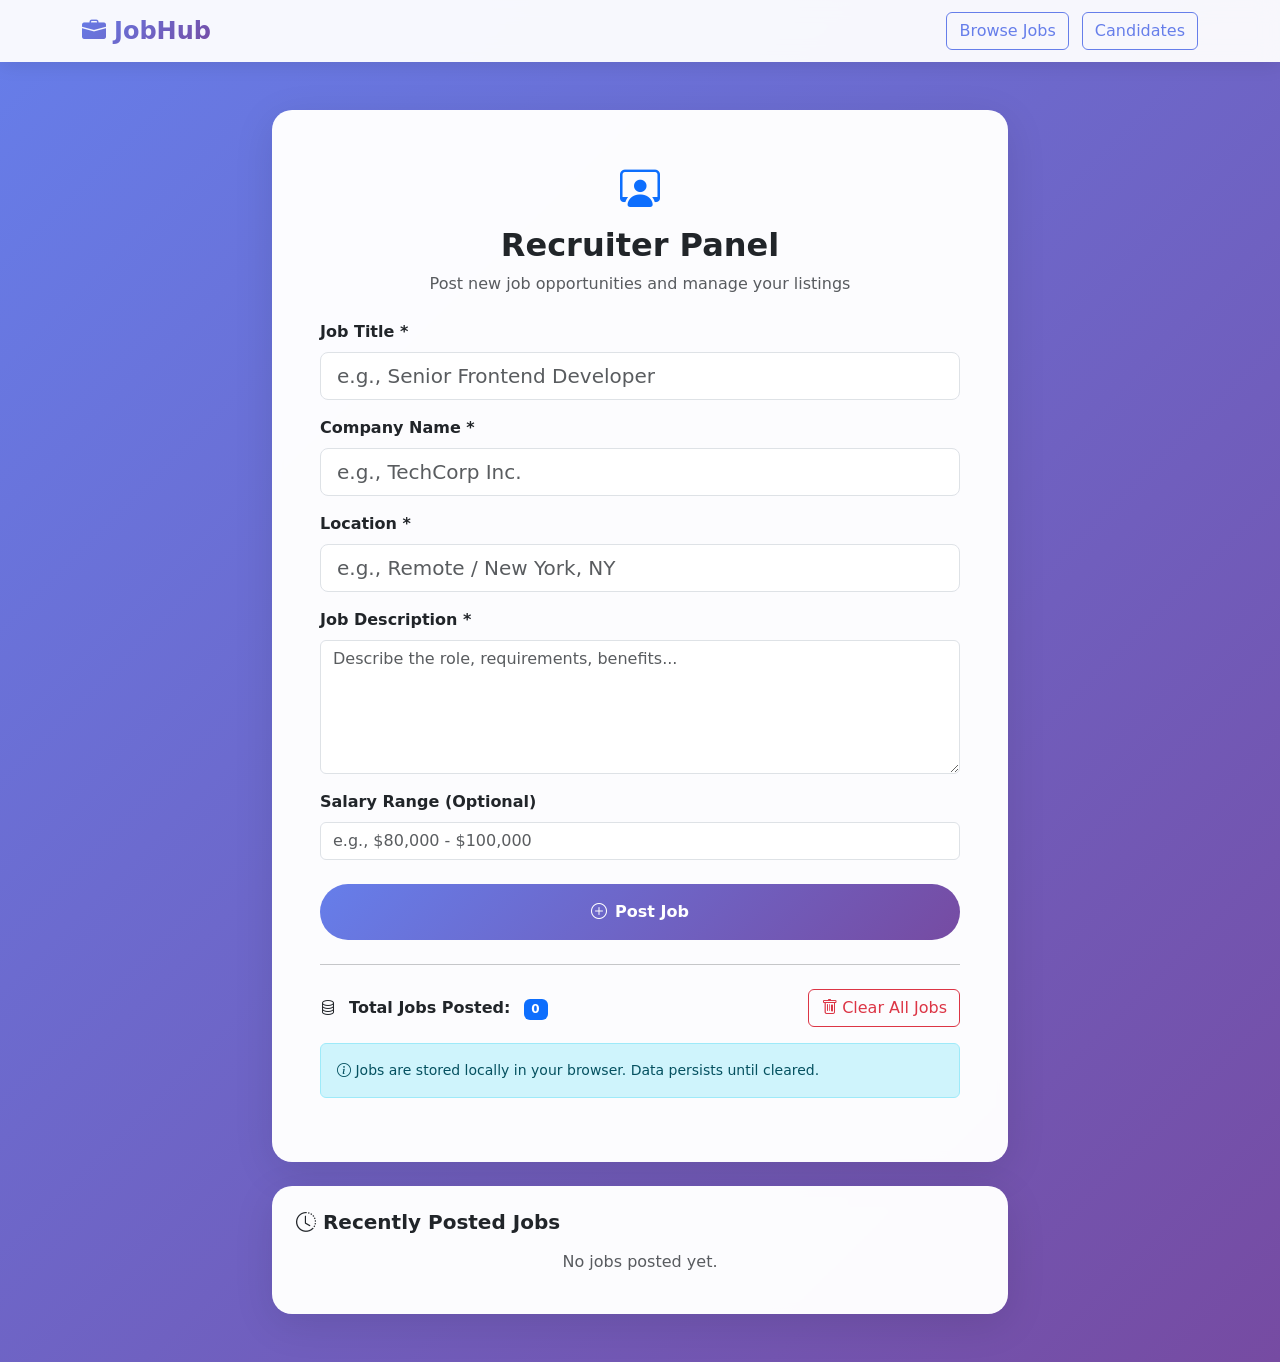
<file: job-portal/index.html>
<!DOCTYPE html>
<html lang="en">
<head>
    <meta charset="UTF-8">
    <meta name="viewport" content="width=device-width, initial-scale=1.0">
    <title>Recruiter Panel | JobHub</title>
    <link rel="stylesheet" href="style.css">
    <link href="https://cdn.jsdelivr.net/npm/bootstrap@5.3.2/dist/css/bootstrap.min.css" rel="stylesheet">
    <link rel="stylesheet" href="https://cdn.jsdelivr.net/npm/bootstrap-icons@1.11.3/font/bootstrap-icons.min.css">
</head>
<body>
    <nav class="navbar navbar-expand-lg glass-nav">
        <div class="container">
            <a class="navbar-brand fw-bold" href="index.html">
                <i class="bi bi-briefcase-fill me-2"></i>JobHub
            </a>
            <div class="ms-auto">
                <a href="jobs.html" class="btn btn-outline-light me-2">Browse Jobs</a>
                <a href="candidates.html" class="btn btn-outline-light">Candidates</a>
            </div>
        </div>
    </nav>

    <div class="container py-5">
        <div class="row justify-content-center">
            <div class="col-lg-8">
                <div class="card-glass p-4 p-md-5">
                    <div class="text-center mb-4">
                        <i class="bi bi-person-workspace fs-1 text-primary"></i>
                        <h2 class="fw-bold mt-2">Recruiter Panel</h2>
                        <p class="text-muted">Post new job opportunities and manage your listings</p>
                    </div>

                    <form id="jobForm">
                        <div class="mb-3">
                            <label class="form-label fw-semibold">Job Title *</label>
                            <input type="text" id="title" class="form-control form-control-lg" placeholder="e.g., Senior Frontend Developer" required>
                        </div>

                        <div class="mb-3">
                            <label class="form-label fw-semibold">Company Name *</label>
                            <input type="text" id="company" class="form-control form-control-lg" placeholder="e.g., TechCorp Inc." required>
                        </div>

                        <div class="mb-3">
                            <label class="form-label fw-semibold">Location *</label>
                            <input type="text" id="location" class="form-control form-control-lg" placeholder="e.g., Remote / New York, NY" required>
                        </div>

                        <div class="mb-3">
                            <label class="form-label fw-semibold">Job Description *</label>
                            <textarea id="description" rows="5" class="form-control" placeholder="Describe the role, requirements, benefits..." required></textarea>
                        </div>

                        <div class="mb-4">
                            <label class="form-label fw-semibold">Salary Range (Optional)</label>
                            <input type="text" id="salary" class="form-control" placeholder="e.g., $80,000 - $100,000">
                        </div>

                        <button type="submit" class="btn-gradient w-100 py-3">
                            <i class="bi bi-plus-circle me-2"></i>Post Job
                        </button>
                    </form>

                    <hr class="my-4">

                    <div class="d-flex justify-content-between align-items-center">
                        <div>
                            <i class="bi bi-database me-2"></i>
                            <strong>Total Jobs Posted:</strong> 
                            <span id="jobCount" class="badge bg-primary ms-2">0</span>
                        </div>
                        <button id="clearAllJobsBtn" class="btn btn-outline-danger">
                            <i class="bi bi-trash"></i> Clear All Jobs
                        </button>
                    </div>

                    <div class="alert alert-info mt-3 small">
                        <i class="bi bi-info-circle"></i> Jobs are stored locally in your browser. Data persists until cleared.
                    </div>
                </div>

                <!-- Recent Jobs Preview -->
                <div class="card-glass mt-4 p-4">
                    <h5 class="fw-bold mb-3"><i class="bi bi-clock-history"></i> Recently Posted Jobs</h5>
                    <div id="recentJobsList" class="recent-jobs-list"></div>
                </div>
            </div>
        </div>
    </div>

    <script src="https://cdn.jsdelivr.net/npm/bootstrap@5.3.2/dist/js/bootstrap.bundle.min.js"></script>
    <script src="script.js"></script>
</body>
</html>
</file>
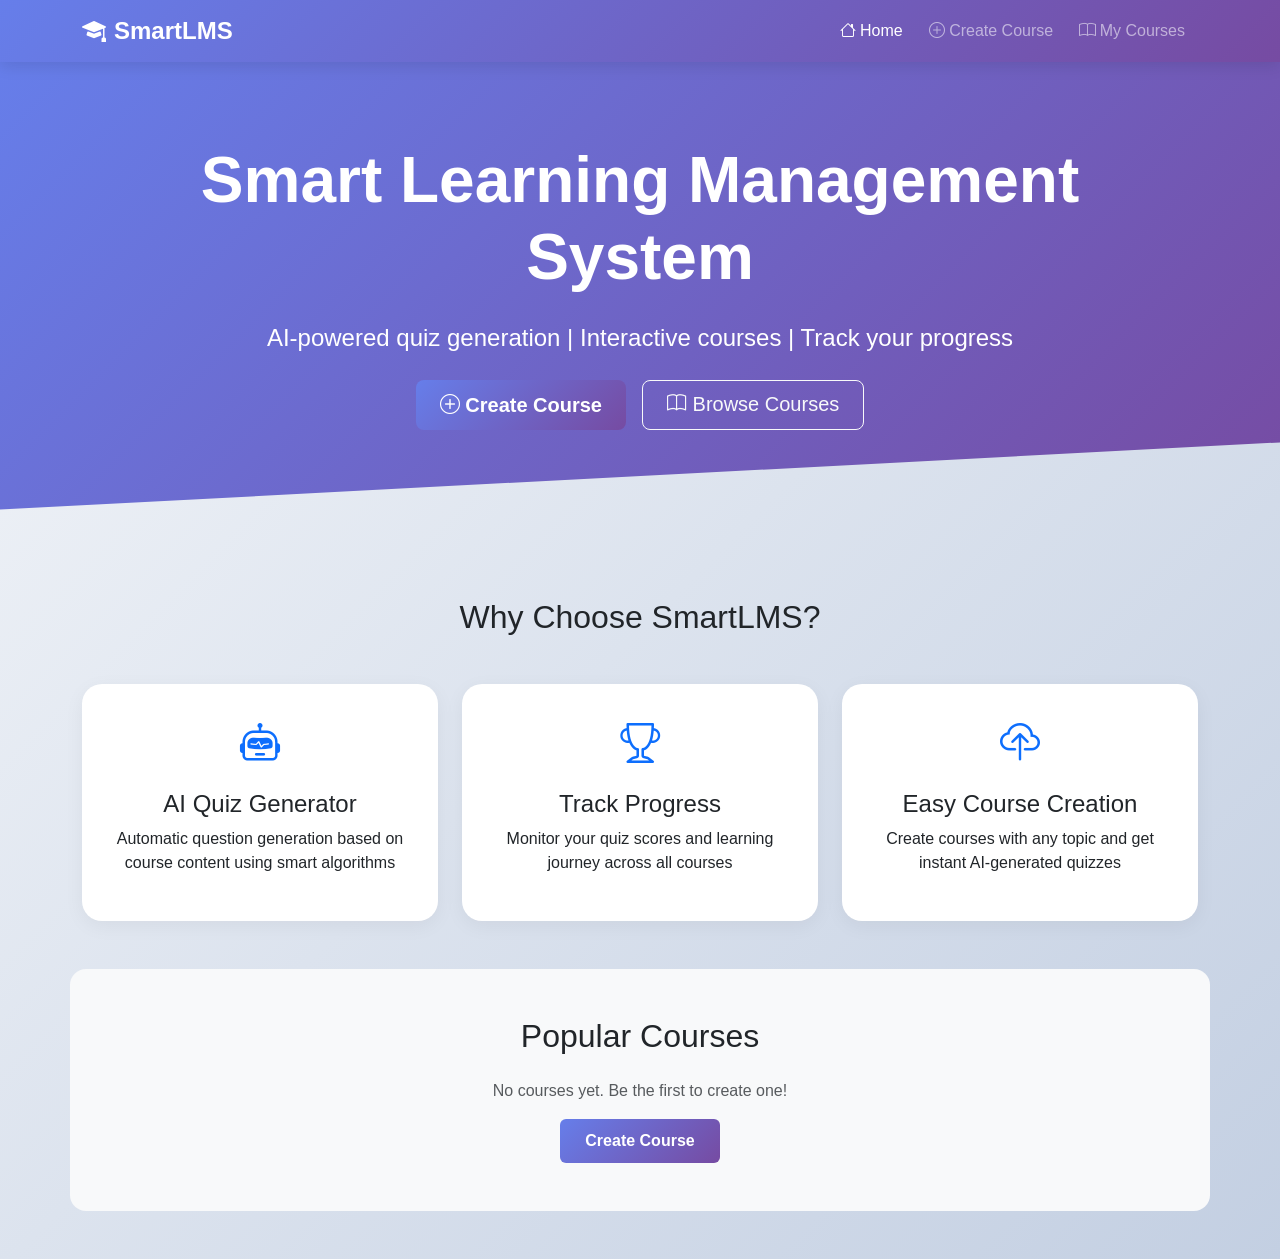
<file: lms-system/index.html>
<!DOCTYPE html>
<html lang="en">
<head>
    <meta charset="UTF-8">
    <meta name="viewport" content="width=device-width, initial-scale=1.0">
    <title>Smart LMS | AI-Powered Learning Platform</title>
    <link href="https://cdn.jsdelivr.net/npm/bootstrap@5.3.2/dist/css/bootstrap.min.css" rel="stylesheet">
    <link rel="stylesheet" href="https://cdn.jsdelivr.net/npm/bootstrap-icons@1.11.3/font/bootstrap-icons.min.css">
    <link rel="stylesheet" href="style.css">
</head>
<body>
    <!-- Navigation -->
    <nav class="navbar navbar-expand-lg navbar-dark bg-gradient-primary sticky-top">
        <div class="container">
            <a class="navbar-brand fw-bold" href="index.html">
                <i class="bi bi-mortarboard-fill me-2"></i>SmartLMS
            </a>
            <button class="navbar-toggler" type="button" data-bs-toggle="collapse" data-bs-target="#navbarNav">
                <span class="navbar-toggler-icon"></span>
            </button>
            <div class="collapse navbar-collapse" id="navbarNav">
                <ul class="navbar-nav ms-auto">
                    <li class="nav-item">
                        <a class="nav-link active" href="index.html">
                            <i class="bi bi-house"></i> Home
                        </a>
                    </li>
                    <li class="nav-item">
                        <a class="nav-link" href="create-course.html">
                            <i class="bi bi-plus-circle"></i> Create Course
                        </a>
                    </li>
                    <li class="nav-item">
                        <a class="nav-link" href="my-courses.html">
                            <i class="bi bi-book"></i> My Courses
                        </a>
                    </li>
                </ul>
            </div>
        </div>
    </nav>

    <!-- Hero Section -->
    <section class="hero-section">
        <div class="container text-center">
            <h1 class="display-3 fw-bold mb-4">Smart Learning Management System</h1>
            <p class="lead fs-4 mb-4">AI-powered quiz generation | Interactive courses | Track your progress</p>
            <div class="d-flex justify-content-center gap-3">
                <a href="create-course.html" class="btn btn-primary btn-lg px-4">
                    <i class="bi bi-plus-circle"></i> Create Course
                </a>
                <a href="my-courses.html" class="btn btn-outline-light btn-lg px-4">
                    <i class="bi bi-book"></i> Browse Courses
                </a>
            </div>
        </div>
    </section>

    <!-- Features Section -->
    <section class="container py-5">
        <h2 class="text-center mb-5">Why Choose SmartLMS?</h2>
        <div class="row g-4">
            <div class="col-md-4">
                <div class="feature-card text-center">
                    <i class="bi bi-robot fs-1 text-primary"></i>
                    <h4 class="mt-3">AI Quiz Generator</h4>
                    <p>Automatic question generation based on course content using smart algorithms</p>
                </div>
            </div>
            <div class="col-md-4">
                <div class="feature-card text-center">
                    <i class="bi bi-trophy fs-1 text-primary"></i>
                    <h4 class="mt-3">Track Progress</h4>
                    <p>Monitor your quiz scores and learning journey across all courses</p>
                </div>
            </div>
            <div class="col-md-4">
                <div class="feature-card text-center">
                    <i class="bi bi-cloud-upload fs-1 text-primary"></i>
                    <h4 class="mt-3">Easy Course Creation</h4>
                    <p>Create courses with any topic and get instant AI-generated quizzes</p>
                </div>
            </div>
        </div>
    </section>

    <!-- Recent Courses Preview -->
    <section class="container py-5 bg-light rounded-4 mb-5">
        <h2 class="text-center mb-4">Popular Courses</h2>
        <div id="previewCourses" class="row g-4"></div>
    </section>

    <script src="https://cdn.jsdelivr.net/npm/bootstrap@5.3.2/dist/js/bootstrap.bundle.min.js"></script>
    <script src="script.js"></script>
</body>
</html>
</file>
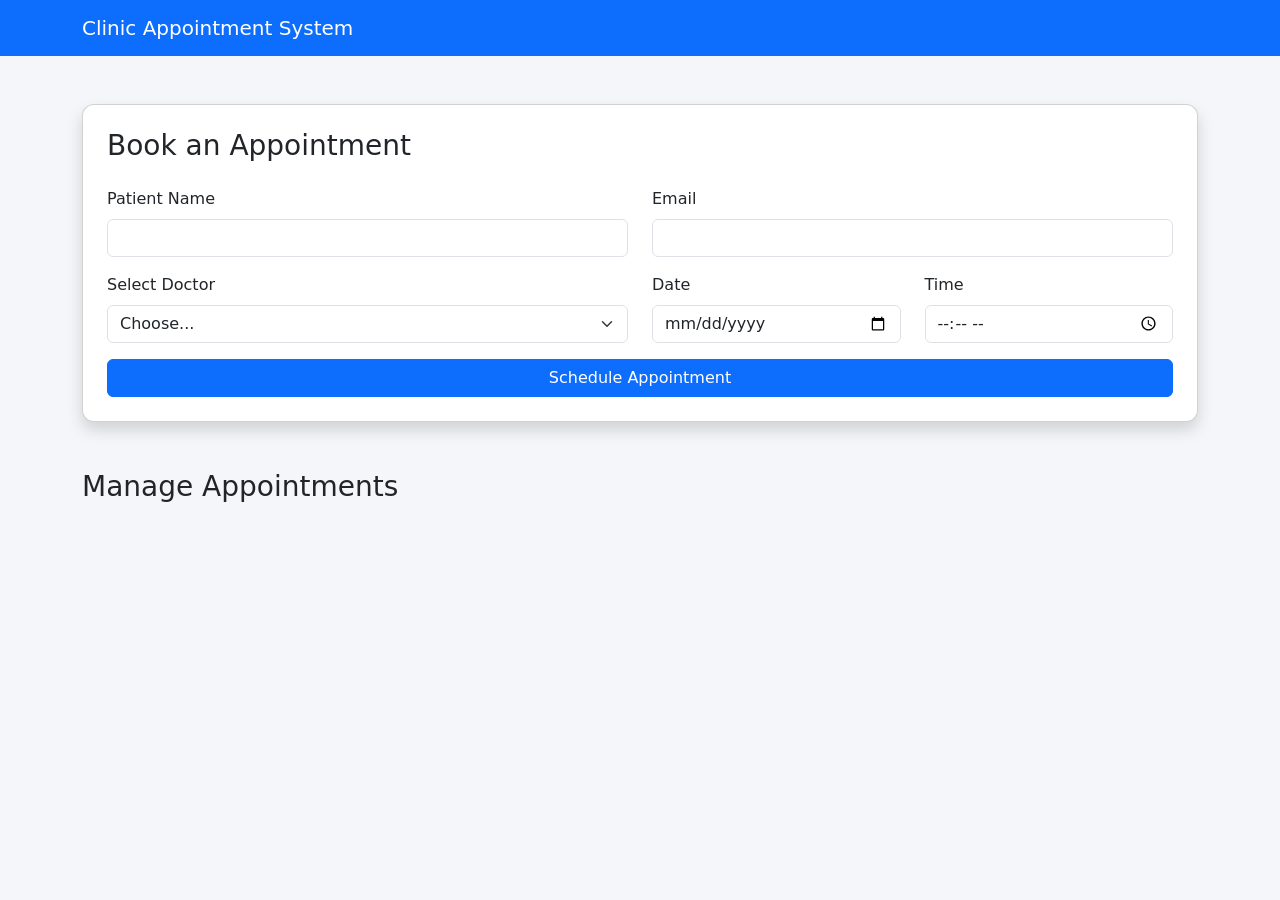
<file: appointment.html>
<!DOCTYPE html>
<html lang="en">
<head>
  <meta charset="UTF-8">
  <title>Clinic Appointment Booking System</title>
  <meta name="viewport" content="width=device-width, initial-scale=1">

  <!-- Bootstrap 5 CDN -->
  <link href="https://cdn.jsdelivr.net/npm/bootstrap@5.3.2/dist/css/bootstrap.min.css" rel="stylesheet">

  <style>
    body {
      background-color: #f4f6f9;
    }
    .card {
      border-radius: 12px;
    }
    .badge-confirmed {
      background-color: #28a745;
    }
    .badge-pending {
      background-color: #ffc107;
      color: black;
    }
    .badge-cancelled {
      background-color: #dc3545;
    }
  </style>
</head>

<body>

<!-- Navbar -->
<nav class="navbar navbar-expand-lg navbar-dark bg-primary">
  <div class="container">
    <a class="navbar-brand" href="#">Clinic Appointment System</a>
  </div>
</nav>

<!-- Booking Form -->
<section class="container my-5">
  <div class="card shadow p-4">
    <h3 class="mb-4">Book an Appointment</h3>
    <form id="appointmentForm">
      <div class="row">
        <div class="col-md-6 mb-3">
          <label class="form-label">Patient Name</label>
          <input type="text" class="form-control" id="name" required>
        </div>
        <div class="col-md-6 mb-3">
          <label class="form-label">Email</label>
          <input type="email" class="form-control" id="email" required>
        </div>
        <div class="col-md-6 mb-3">
          <label class="form-label">Select Doctor</label>
          <select class="form-select" id="doctor" required>
            <option value="">Choose...</option>
            <option>Dr. Smith - Cardiologist</option>
            <option>Dr. John - Dentist</option>
            <option>Dr. Priya - Dermatologist</option>
            <option>Dr. Kumar - General Physician</option>
          </select>
        </div>
        <div class="col-md-3 mb-3">
          <label class="form-label">Date</label>
          <input type="date" class="form-control" id="date" required>
        </div>
        <div class="col-md-3 mb-3">
          <label class="form-label">Time</label>
          <input type="time" class="form-control" id="time" required>
        </div>
      </div>
      <button type="submit" class="btn btn-primary w-100">Schedule Appointment</button>
    </form>
  </div>
</section>

<!-- Appointment List -->
<section class="container my-5">
  <h3 class="mb-4">Manage Appointments</h3>
  <div class="row" id="appointmentList"></div>
</section>

<script>
let appointments = JSON.parse(localStorage.getItem("appointments")) || [];
const form = document.getElementById("appointmentForm");
const list = document.getElementById("appointmentList");

form.addEventListener("submit", function(e) {
  e.preventDefault();

  const appointment = {
    id: Date.now(),
    name: document.getElementById("name").value,
    email: document.getElementById("email").value,
    doctor: document.getElementById("doctor").value,
    date: document.getElementById("date").value,
    time: document.getElementById("time").value,
    status: "Pending"
  };

  appointments.push(appointment);
  localStorage.setItem("appointments", JSON.stringify(appointments));
  form.reset();
  displayAppointments();
});

function displayAppointments() {
  list.innerHTML = "";

  appointments.forEach(app => {
    let badgeClass = "badge-pending";
    if (app.status === "Confirmed") badgeClass = "badge-confirmed";
    if (app.status === "Cancelled") badgeClass = "badge-cancelled";

    list.innerHTML += `
      <div class="col-md-6 mb-4">
        <div class="card shadow p-3">
          <h5>${app.name}</h5>
          <p><strong>Email:</strong> ${app.email}</p>
          <p><strong>Doctor:</strong> ${app.doctor}</p>
          <p><strong>Date:</strong> ${app.date}</p>
          <p><strong>Time:</strong> ${app.time}</p>
          <span class="badge ${badgeClass}">${app.status}</span>
          <div class="mt-3">
            <button class="btn btn-success btn-sm me-2"
              onclick="updateStatus(${app.id}, 'Confirmed')">
              Confirm
            </button>
            <button class="btn btn-danger btn-sm"
              onclick="updateStatus(${app.id}, 'Cancelled')">
              Cancel
            </button>
          </div>
        </div>
      </div>
    `;
  });
}

function updateStatus(id, status) {
  appointments = appointments.map(app => {
    if (app.id === id) {
      app.status = status;
    }
    return app;
  });

  localStorage.setItem("appointments", JSON.stringify(appointments));
  displayAppointments();
}

displayAppointments();
</script>

</body>
</html>
</file>
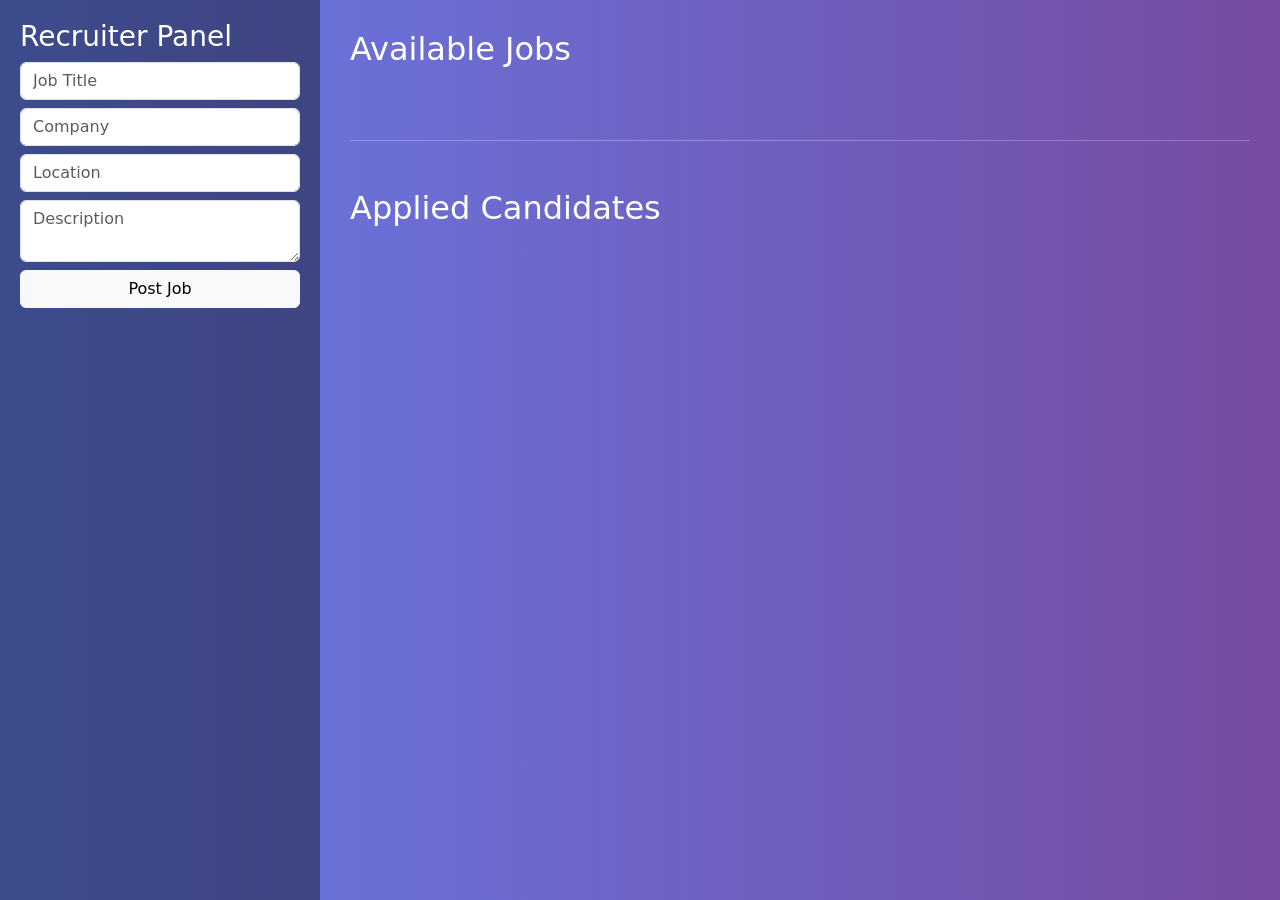
<file: job-portal.html>
<!DOCTYPE html>
<html lang="en">
<head>
<meta charset="UTF-8">
<title>Modern Job Portal</title>
<meta name="viewport" content="width=device-width, initial-scale=1">

<link href="https://cdn.jsdelivr.net/npm/bootstrap@5.3.2/dist/css/bootstrap.min.css" rel="stylesheet">

<style>
body {
  background: linear-gradient(to right, #667eea, #764ba2);
  color: #fff;
}
.sidebar {
  background: rgba(0,0,0,0.4);
  min-height: 100vh;
  padding: 20px;
}
.content {
  padding: 30px;
}
.card {
  border-radius: 15px;
}
.btn-custom {
  background: #ff7e5f;
  border: none;
}
</style>
</head>

<body>

<div class="container-fluid">
  <div class="row">

    <!-- Sidebar -->
    <div class="col-md-3 sidebar">
      <h3>Recruiter Panel</h3>
      <form id="jobForm">
        <input type="text" id="title" class="form-control mb-2" placeholder="Job Title" required>
        <input type="text" id="company" class="form-control mb-2" placeholder="Company" required>
        <input type="text" id="location" class="form-control mb-2" placeholder="Location" required>
        <textarea id="description" class="form-control mb-2" placeholder="Description" required></textarea>
        <button class="btn btn-light w-100">Post Job</button>
      </form>
    </div>

    <!-- Main Content -->
    <div class="col-md-9 content">
      <h2 class="mb-4">Available Jobs</h2>
      <div class="row" id="jobList"></div>

      <hr class="my-5">

      <h2>Applied Candidates</h2>
      <div class="row" id="applicantList"></div>
    </div>

  </div>
</div>

<!-- Apply Modal -->
<div class="modal fade" id="applyModal" tabindex="-1">
  <div class="modal-dialog">
    <div class="modal-content text-dark">
      <div class="modal-header">
        <h5 class="modal-title">Apply for Job</h5>
        <button class="btn-close" data-bs-dismiss="modal"></button>
      </div>
      <div class="modal-body">
        <form id="applyForm">
          <input type="hidden" id="jobId">
          <input type="text" id="applicantName" class="form-control mb-3" placeholder="Your Name" required>
          <input type="email" id="applicantEmail" class="form-control mb-3" placeholder="Email" required>
          <input type="file" id="resumeFile" class="form-control mb-3" accept=".pdf,.doc,.docx" required>
          <button class="btn btn-primary w-100">Submit Application</button>
        </form>
      </div>
    </div>
  </div>
</div>

<script src="https://cdn.jsdelivr.net/npm/bootstrap@5.3.2/dist/js/bootstrap.bundle.min.js"></script>

<script>
class Job {
  constructor(id, title, company, location, description) {
    this.id = id;
    this.title = title;
    this.company = company;
    this.location = location;
    this.description = description;
  }
}

class Applicant {
  constructor(jobId, name, email, resumeName, resumeData) {
    this.jobId = jobId;
    this.name = name;
    this.email = email;
    this.resumeName = resumeName;
    this.resumeData = resumeData;
  }
}

let jobs = JSON.parse(localStorage.getItem("jobs")) || [];
let applicants = JSON.parse(localStorage.getItem("applicants")) || [];

const jobForm = document.getElementById("jobForm");
const jobList = document.getElementById("jobList");
const applicantList = document.getElementById("applicantList");

jobForm.addEventListener("submit", e => {
  e.preventDefault();

  const newJob = new Job(
    Date.now(),
    title.value,
    company.value,
    location.value,
    description.value
  );

  jobs.push(newJob);
  localStorage.setItem("jobs", JSON.stringify(jobs));
  jobForm.reset();
  displayJobs();
});

function displayJobs() {
  jobList.innerHTML = "";

  jobs.forEach(job => {
    jobList.innerHTML += `
      <div class="col-md-6 mb-4">
        <div class="card p-3 text-dark shadow">
          <h5>${job.title}</h5>
          <p><b>${job.company}</b> | ${job.location}</p>
          <p>${job.description}</p>
          <button class="btn btn-success btn-sm"
            onclick="openApplyModal(${job.id})">
            Apply
          </button>
        </div>
      </div>
    `;
  });
}

function openApplyModal(jobId) {
  document.getElementById("jobId").value = jobId;
  new bootstrap.Modal(document.getElementById("applyModal")).show();
}

document.getElementById("applyForm").addEventListener("submit", function(e){
  e.preventDefault();

  const jobId = parseInt(document.getElementById("jobId").value);
  const name = applicantName.value;
  const email = applicantEmail.value;
  const file = resumeFile.files[0];

  const reader = new FileReader();
  reader.onload = function(event) {
    const applicant = new Applicant(
      jobId,
      name,
      email,
      file.name,
      event.target.result
    );

    applicants.push(applicant);
    localStorage.setItem("applicants", JSON.stringify(applicants));

    displayApplicants();
    bootstrap.Modal.getInstance(document.getElementById("applyModal")).hide();
    document.getElementById("applyForm").reset();
  };

  reader.readAsDataURL(file);
});

function displayApplicants() {
  applicantList.innerHTML = "";

  applicants.forEach(app => {
    const job = jobs.find(j => j.id === app.jobId);

    applicantList.innerHTML += `
      <div class="col-md-6 mb-4">
        <div class="card p-3 text-dark shadow">
          <h5>${app.name}</h5>
          <p>${app.email}</p>
          <p><b>Applied For:</b> ${job ? job.title : ""}</p>
          <a href="${app.resumeData}" 
             download="${app.resumeName}" 
             class="btn btn-primary btn-sm">
             View Resume
          </a>
        </div>
      </div>
    `;
  });
}

displayJobs();
displayApplicants();
</script>

</body>
</html>
</file>
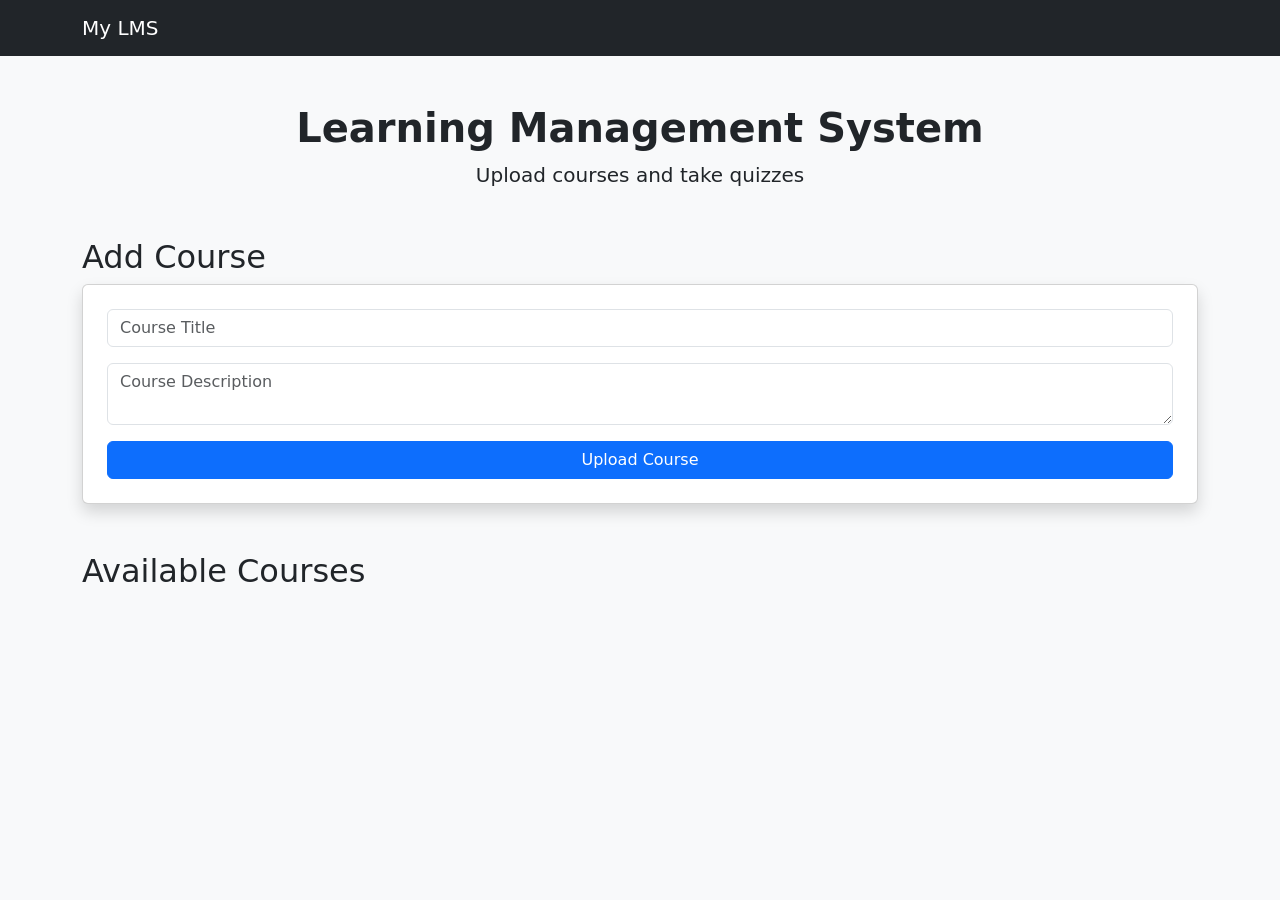
<file: Learning Management System.html>
<!DOCTYPE html>
<html lang="en">
<head>
  <meta charset="UTF-8">
  <title>Responsive LMS with Quiz</title>
  <meta name="viewport" content="width=device-width, initial-scale=1">

  <link href="https://cdn.jsdelivr.net/npm/bootstrap@5.3.2/dist/css/bootstrap.min.css" rel="stylesheet">

  <style>
    body {
      background-color: #f8f9fa;
    }
    .card {
      transition: 0.3s;
    }
    .card:hover {
      transform: scale(1.03);
    }
  </style>
</head>

<body>

<nav class="navbar navbar-expand-lg navbar-dark bg-dark">
  <div class="container">
    <a class="navbar-brand" href="#">My LMS</a>
  </div>
</nav>

<section class="container text-center my-5">
  <h1 class="fw-bold">Learning Management System</h1>
  <p class="lead">Upload courses and take quizzes</p>
</section>

<section class="container my-5">
  <h2>Add Course</h2>
  <div class="card p-4 shadow">
    <form id="courseForm">
      <div class="mb-3">
        <input type="text" class="form-control" id="courseTitle" placeholder="Course Title" required>
      </div>
      <div class="mb-3">
        <textarea class="form-control" id="courseDesc" placeholder="Course Description" required></textarea>
      </div>
      <button type="submit" class="btn btn-primary w-100">Upload Course</button>
    </form>
  </div>
</section>

<section class="container my-5">
  <h2>Available Courses</h2>
  <div class="row" id="courseContainer"></div>
</section>

<script>
const form = document.getElementById("courseForm");
const container = document.getElementById("courseContainer");

let courses = [];

form.addEventListener("submit", function (e) {
  e.preventDefault();

  const title = document.getElementById("courseTitle").value;
  const desc = document.getElementById("courseDesc").value;

  const quiz = [
    {
      question: "What is HTML?",
      options: ["Programming Language", "Markup Language", "Database", "Operating System"],
      answer: 1
    },
    {
      question: "What does CSS stand for?",
      options: ["Creative Style Sheet", "Cascading Style Sheets", "Computer Style System", "Color Style Sheet"],
      answer: 1
    },
    {
      question: "Which is used for responsive design?",
      options: ["Flexbox", "Grid", "Media Queries", "All of the above"],
      answer: 3
    },
    {
      question: "Bootstrap is a?",
      options: ["Framework", "Language", "Database", "Server"],
      answer: 0
    },
    {
      question: "Which tag is used for JavaScript?",
      options: ["&lt;js&gt;", "&lt;javascript&gt;", "&lt;script&gt;", "&lt;code&gt;"],
      answer: 2
    }
  ];

  courses.push({ title, desc, quiz });
  displayCourses();
  form.reset();
});

function displayCourses() {
  container.innerHTML = "";

  courses.forEach((course, index) => {
    container.innerHTML += `
      <div class="col-md-4 col-sm-6 mb-4">
        <div class="card shadow h-100">
          <div class="card-body d-flex flex-column">
            <h5>${course.title}</h5>
            <p>${course.desc}</p>
            <button class="btn btn-success mt-auto" onclick="startQuiz(${index})">
              Take Quiz
            </button>
            <div id="quiz-${index}" class="mt-3"></div>
          </div>
        </div>
      </div>
    `;
  });
}

function startQuiz(index) {
  const quizDiv = document.getElementById(`quiz-${index}`);
  const quiz = courses[index].quiz;

  let quizHTML = "";

  quiz.forEach((q, i) => {
    quizHTML += `
      <div class="mb-3">
        <p><strong>Q${i + 1}. ${q.question}</strong></p>
    `;

    q.options.forEach((option, optIndex) => {
      quizHTML += `
        <div class="form-check">
          <input class="form-check-input" type="radio" 
            name="question${index}-${i}" value="${optIndex}">
          <label class="form-check-label">${option}</label>
        </div>
      `;
    });

    quizHTML += `</div>`;
  });

  quizHTML += `
    <button class="btn btn-primary w-100"
      onclick="submitQuiz(${index})">Submit Quiz</button>
    <div id="result-${index}" class="mt-3"></div>
  `;

  quizDiv.innerHTML = quizHTML;
}

function submitQuiz(index) {
  const quiz = courses[index].quiz;
  let score = 0;

  quiz.forEach((q, i) => {
    const selected = document.querySelector(
      `input[name="question${index}-${i}"]:checked`
    );

    if (selected && parseInt(selected.value) === q.answer) {
      score++;
    }
  });

  document.getElementById(`result-${index}`).innerHTML = `
    <div class="alert alert-info">
      Your Score: <strong>${score} / ${quiz.length}</strong>
    </div>
  `;
}
</script>

</body>
</html>
</file>
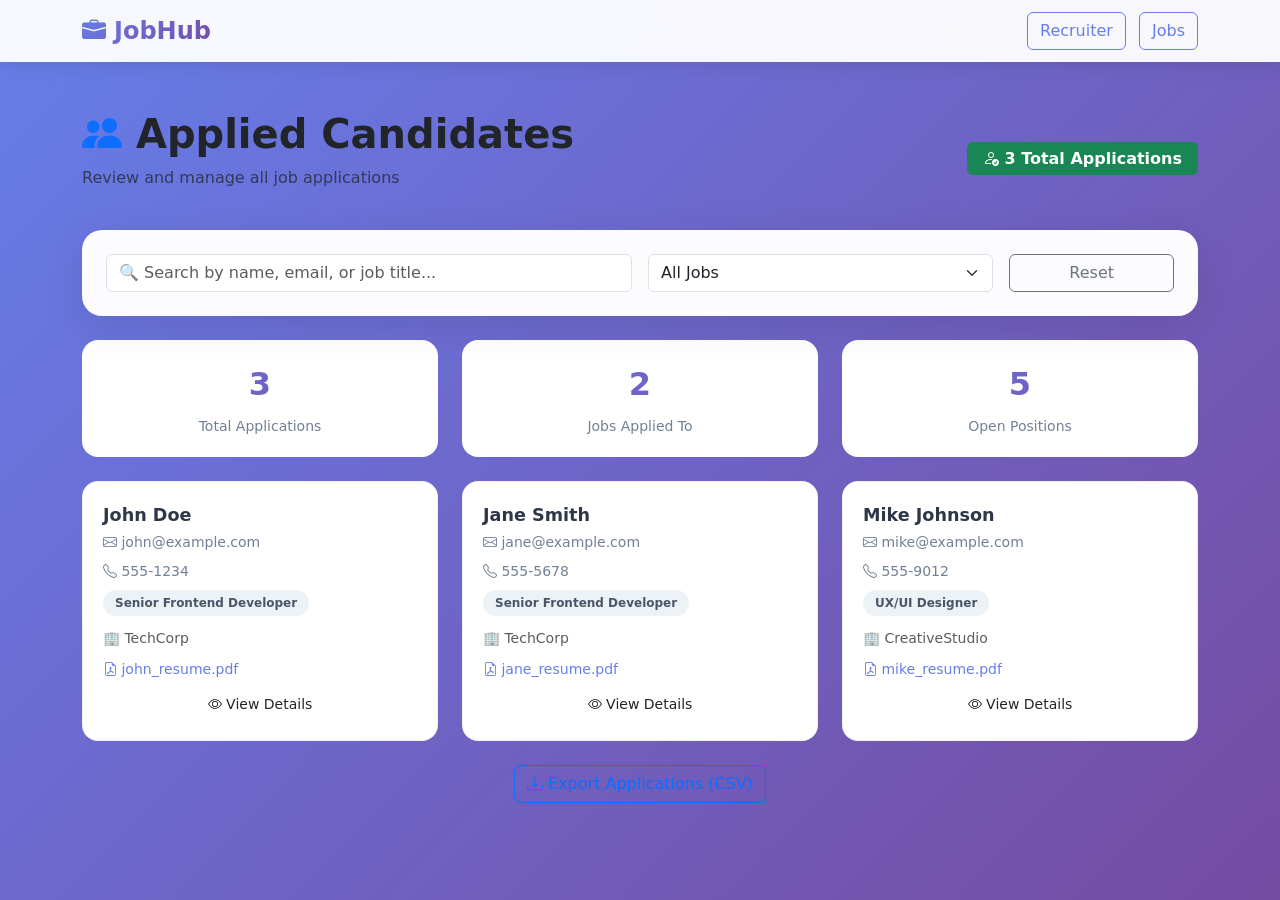
<file: job-portal/candidates.html>
<!DOCTYPE html>
<html lang="en">
<head>
    <meta charset="UTF-8">
    <meta name="viewport" content="width=device-width, initial-scale=1.0">
    <title>Applied Candidates | JobHub</title>
    <link rel="stylesheet" href="style.css">
    <link href="https://cdn.jsdelivr.net/npm/bootstrap@5.3.2/dist/css/bootstrap.min.css" rel="stylesheet">
    <link rel="stylesheet" href="https://cdn.jsdelivr.net/npm/bootstrap-icons@1.11.3/font/bootstrap-icons.min.css">
</head>
<body>
    <nav class="navbar navbar-expand-lg glass-nav">
        <div class="container">
            <a class="navbar-brand fw-bold" href="index.html">
                <i class="bi bi-briefcase-fill me-2"></i>JobHub
            </a>
            <div class="ms-auto">
                <a href="index.html" class="btn btn-outline-light me-2">Recruiter</a>
                <a href="jobs.html" class="btn btn-outline-light">Jobs</a>
            </div>
        </div>
    </nav>

    <div class="container py-5">
        <div class="row mb-4">
            <div class="col-12">
                <div class="d-flex flex-wrap justify-content-between align-items-center">
                    <div>
                        <h1 class="fw-bold">
                            <i class="bi bi-people-fill text-primary"></i> 
                            Applied Candidates
                        </h1>
                        <p class="text-muted">Review and manage all job applications</p>
                    </div>
                    <div class="mt-2 mt-sm-0">
                        <span class="badge bg-success fs-6 px-3 py-2">
                            <i class="bi bi-person-check"></i> 
                            <span id="totalApplicantsCount">0</span> Total Applications
                        </span>
                    </div>
                </div>
            </div>
        </div>

        <!-- Filters -->
        <div class="card-glass p-4 mb-4">
            <div class="row g-3">
                <div class="col-md-6">
                    <input type="text" id="searchApplicantInput" class="form-control" placeholder="🔍 Search by name, email, or job title...">
                </div>
                <div class="col-md-4">
                    <select id="filterJob" class="form-select">
                        <option value="">All Jobs</option>
                    </select>
                </div>
                <div class="col-md-2">
                    <button id="resetApplicantFilters" class="btn btn-outline-secondary w-100">Reset</button>
                </div>
            </div>
        </div>

        <!-- Stats Cards -->
        <div class="row g-4 mb-4" id="statsCards"></div>

        <!-- Applicants Grid -->
        <div id="applicantsGrid" class="row g-4"></div>

        <!-- Empty State -->
        <div id="emptyApplicantsState" class="text-center py-5 d-none">
            <i class="bi bi-inbox fs-1 text-muted"></i>
            <h4 class="mt-3">No applications yet</h4>
            <p class="text-muted">When candidates apply for jobs, they will appear here.</p>
            <a href="jobs.html" class="btn-gradient mt-2">View Available Jobs</a>
        </div>

        <!-- Export Button -->
        <div class="text-center mt-4">
            <button id="exportDataBtn" class="btn btn-outline-primary">
                <i class="bi bi-download"></i> Export Applications (CSV)
            </button>
        </div>
    </div>

    <!-- View Details Modal -->
    <div class="modal fade" id="applicantDetailModal" tabindex="-1">
        <div class="modal-dialog modal-dialog-centered modal-lg">
            <div class="modal-content rounded-4">
                <div class="modal-header border-0">
                    <h5 class="modal-title fw-bold">
                        <i class="bi bi-person-badge"></i> Applicant Details
                    </h5>
                    <button type="button" class="btn-close" data-bs-dismiss="modal"></button>
                </div>
                <div class="modal-body" id="applicantDetailContent">
                </div>
            </div>
        </div>
    </div>

    <script src="https://cdn.jsdelivr.net/npm/bootstrap@5.3.2/dist/js/bootstrap.bundle.min.js"></script>
    <script src="script.js"></script>
</body>
</html>
</file>
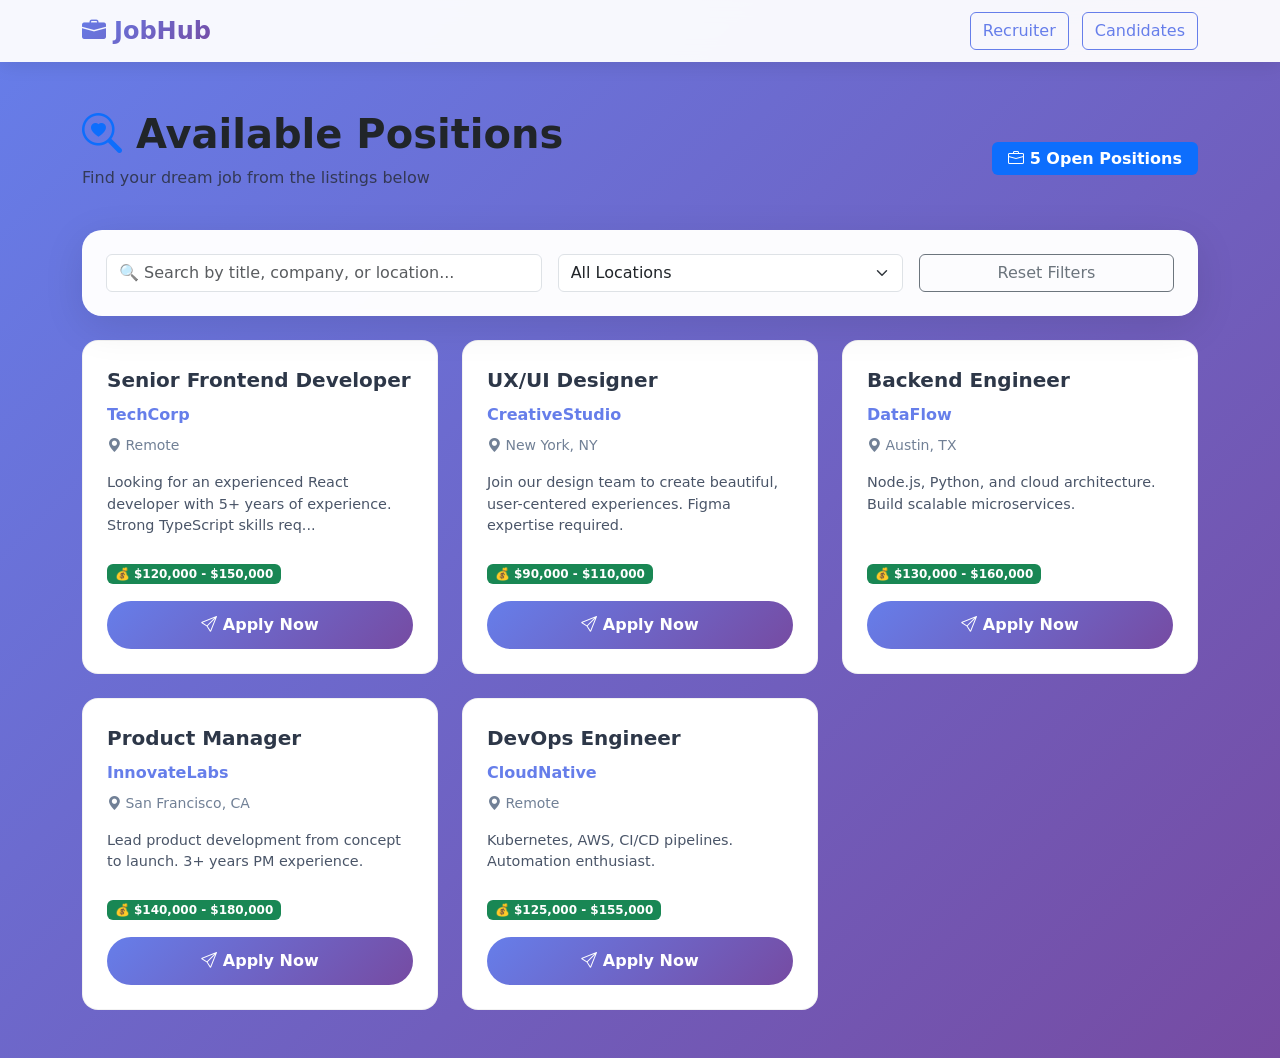
<file: job-portal/jobs.html>
<!DOCTYPE html>
<html lang="en">
<head>
    <meta charset="UTF-8">
    <meta name="viewport" content="width=device-width, initial-scale=1.0">
    <title>Available Jobs | JobHub</title>
    <link rel="stylesheet" href="style.css">
    <link href="https://cdn.jsdelivr.net/npm/bootstrap@5.3.2/dist/css/bootstrap.min.css" rel="stylesheet">
    <link rel="stylesheet" href="https://cdn.jsdelivr.net/npm/bootstrap-icons@1.11.3/font/bootstrap-icons.min.css">
</head>
<body>
    <nav class="navbar navbar-expand-lg glass-nav">
        <div class="container">
            <a class="navbar-brand fw-bold" href="index.html">
                <i class="bi bi-briefcase-fill me-2"></i>JobHub
            </a>
            <div class="ms-auto">
                <a href="index.html" class="btn btn-outline-light me-2">Recruiter</a>
                <a href="candidates.html" class="btn btn-outline-light">Candidates</a>
            </div>
        </div>
    </nav>

    <div class="container py-5">
        <div class="row mb-4">
            <div class="col-12">
                <div class="d-flex flex-wrap justify-content-between align-items-center">
                    <div>
                        <h1 class="fw-bold">
                            <i class="bi bi-search-heart text-primary"></i> 
                            Available Positions
                        </h1>
                        <p class="text-muted">Find your dream job from the listings below</p>
                    </div>
                    <div class="mt-2 mt-sm-0">
                        <span class="badge bg-primary fs-6 px-3 py-2">
                            <i class="bi bi-briefcase"></i> 
                            <span id="totalJobsCount">0</span> Open Positions
                        </span>
                    </div>
                </div>
            </div>
        </div>

        <!-- Search and Filter Section -->
        <div class="card-glass p-4 mb-4">
            <div class="row g-3">
                <div class="col-md-5">
                    <input type="text" id="searchInput" class="form-control" placeholder="🔍 Search by title, company, or location...">
                </div>
                <div class="col-md-4">
                    <select id="filterLocation" class="form-select">
                        <option value="">All Locations</option>
                    </select>
                </div>
                <div class="col-md-3">
                    <button id="resetFilters" class="btn btn-outline-secondary w-100">Reset Filters</button>
                </div>
            </div>
        </div>

        <!-- Jobs Grid -->
        <div id="jobsGrid" class="row g-4"></div>

        <!-- Empty State -->
        <div id="emptyJobsState" class="text-center py-5 d-none">
            <i class="bi bi-inbox fs-1 text-muted"></i>
            <h4 class="mt-3">No jobs found</h4>
            <p class="text-muted">Try adjusting your search or check back later for new opportunities.</p>
            <a href="index.html" class="btn-gradient mt-2">Post a Job</a>
        </div>
    </div>

    <!-- Apply Modal -->
    <div class="modal fade" id="applyModal" tabindex="-1">
        <div class="modal-dialog modal-dialog-centered">
            <div class="modal-content rounded-4">
                <div class="modal-header border-0">
                    <h5 class="modal-title fw-bold">
                        <i class="bi bi-send-check-fill text-primary"></i> Apply for Position
                    </h5>
                    <button type="button" class="btn-close" data-bs-dismiss="modal"></button>
                </div>
                <div class="modal-body">
                    <form id="applyForm">
                        <input type="hidden" id="jobId">
                        <div id="jobTitlePreview" class="alert alert-light mb-3"></div>
                        
                        <div class="mb-3">
                            <label class="form-label fw-semibold">Full Name *</label>
                            <input type="text" id="applicantName" class="form-control" required>
                        </div>
                        
                        <div class="mb-3">
                            <label class="form-label fw-semibold">Email Address *</label>
                            <input type="email" id="applicantEmail" class="form-control" required>
                        </div>
                        
                        <div class="mb-3">
                            <label class="form-label fw-semibold">Phone (Optional)</label>
                            <input type="tel" id="applicantPhone" class="form-control">
                        </div>
                        
                        <div class="mb-3">
                            <label class="form-label fw-semibold">Resume/CV *</label>
                            <input type="file" id="resumeFile" class="form-control" accept=".pdf,.doc,.docx" required>
                            <small class="text-muted">Supported: PDF, DOC, DOCX (Max 5MB)</small>
                        </div>
                        
                        <div class="mb-3">
                            <label class="form-label fw-semibold">Cover Letter (Optional)</label>
                            <textarea id="coverLetter" rows="3" class="form-control" placeholder="Tell us why you're a great fit..."></textarea>
                        </div>
                        
                        <button type="submit" class="btn-gradient w-100 py-2">
                            <i class="bi bi-cloud-upload"></i> Submit Application
                        </button>
                    </form>
                </div>
            </div>
        </div>
    </div>

    <script src="https://cdn.jsdelivr.net/npm/bootstrap@5.3.2/dist/js/bootstrap.bundle.min.js"></script>
    <script src="script.js"></script>
</body>
</html>
</file>
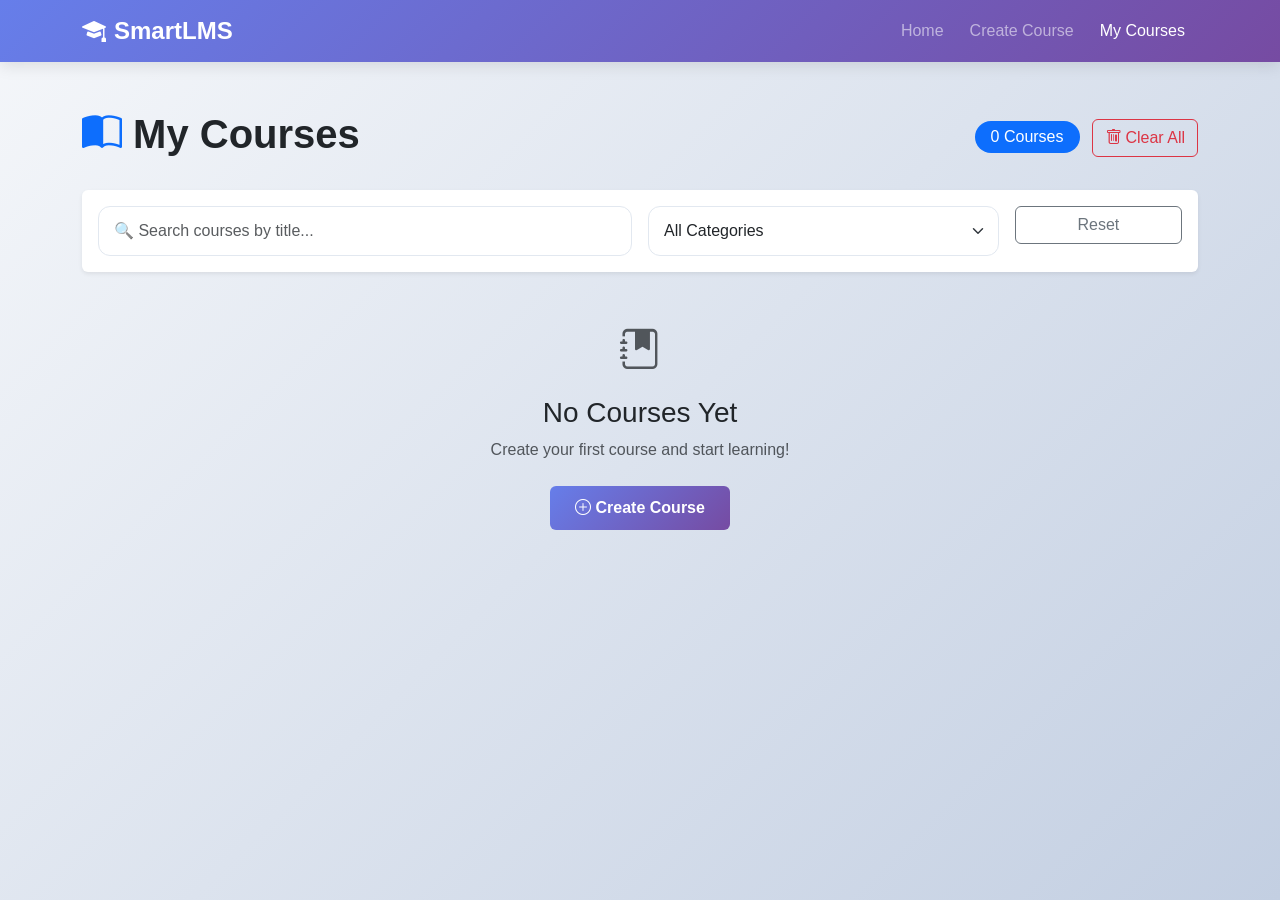
<file: lms-system/course-details.html>
<!DOCTYPE html>
<html lang="en">
<head>
    <meta charset="UTF-8">
    <meta name="viewport" content="width=device-width, initial-scale=1.0">
    <title>Course Details | SmartLMS</title>
    <link href="https://cdn.jsdelivr.net/npm/bootstrap@5.3.2/dist/css/bootstrap.min.css" rel="stylesheet">
    <link rel="stylesheet" href="https://cdn.jsdelivr.net/npm/bootstrap-icons@1.11.3/font/bootstrap-icons.min.css">
    <link rel="stylesheet" href="style.css">
    <style>
        .course-header-section {
            background: linear-gradient(135deg, #667eea 0%, #764ba2 100%);
            color: white;
            padding: 60px 0;
            margin-bottom: 40px;
            position: relative;
            overflow: hidden;
        }
        
        .course-header-section::before {
            content: '';
            position: absolute;
            top: -50%;
            right: -50%;
            width: 200%;
            height: 200%;
            background: radial-gradient(circle, rgba(255,255,255,0.1) 1px, transparent 1px);
            background-size: 50px 50px;
            animation: moveBackground 20s linear infinite;
        }
        
        @keyframes moveBackground {
            from {
                transform: translate(0, 0);
            }
            to {
                transform: translate(50px, 50px);
            }
        }
        
        .course-info-card {
            background: white;
            border-radius: 20px;
            padding: 30px;
            margin-top: -60px;
            position: relative;
            box-shadow: 0 20px 40px rgba(0,0,0,0.1);
            z-index: 1;
        }
        
        .quiz-section {
            background: #f8f9fa;
            border-radius: 20px;
            padding: 30px;
            margin-top: 30px;
        }
        
        .quiz-question-card {
            background: white;
            border-radius: 16px;
            padding: 25px;
            margin-bottom: 20px;
            transition: all 0.3s;
            border-left: 4px solid #667eea;
            box-shadow: 0 2px 8px rgba(0,0,0,0.05);
        }
        
        .quiz-question-card:hover {
            transform: translateX(5px);
            box-shadow: 0 5px 15px rgba(0,0,0,0.1);
        }
        
        .question-number {
            display: inline-block;
            background: linear-gradient(135deg, #667eea, #764ba2);
            color: white;
            width: 35px;
            height: 35px;
            border-radius: 50%;
            text-align: center;
            line-height: 35px;
            font-weight: bold;
            margin-right: 15px;
        }
        
        .quiz-option {
            margin: 12px 0;
            padding: 12px 15px;
            background: #f8f9fa;
            border-radius: 12px;
            transition: all 0.2s;
            cursor: pointer;
            border: 1px solid #e9ecef;
        }
        
        .quiz-option:hover {
            background: #e9ecef;
            transform: translateX(8px);
        }
        
        .quiz-option.selected {
            background: linear-gradient(135deg, #667eea15, #764ba215);
            border-color: #667eea;
        }
        
        .quiz-option input {
            margin-right: 12px;
            cursor: pointer;
        }
        
        .score-card-result {
            background: linear-gradient(135deg, #667eea, #764ba2);
            color: white;
            border-radius: 20px;
            padding: 30px;
            text-align: center;
            margin-top: 30px;
            animation: slideUp 0.5s ease;
        }
        
        @keyframes slideUp {
            from {
                opacity: 0;
                transform: translateY(30px);
            }
            to {
                opacity: 1;
                transform: translateY(0);
            }
        }
        
        .score-circle {
            width: 150px;
            height: 150px;
            border-radius: 50%;
            background: rgba(255,255,255,0.2);
            display: flex;
            align-items: center;
            justify-content: center;
            margin: 0 auto 20px;
            position: relative;
        }
        
        .score-circle::before {
            content: '';
            position: absolute;
            width: 130px;
            height: 130px;
            border-radius: 50%;
            background: white;
        }
        
        .score-number {
            position: relative;
            font-size: 3rem;
            font-weight: 800;
            background: linear-gradient(135deg, #667eea, #764ba2);
            -webkit-background-clip: text;
            -webkit-text-fill-color: transparent;
            background-clip: text;
            z-index: 1;
        }
        
        .performance-message {
            font-size: 1.2rem;
            margin-top: 15px;
            font-weight: 500;
        }
        
        .attempts-history {
            background: white;
            border-radius: 16px;
            padding: 20px;
            margin-top: 30px;
        }
        
        .attempt-item {
            padding: 12px;
            border-bottom: 1px solid #e9ecef;
            transition: all 0.2s;
        }
        
        .attempt-item:hover {
            background: #f8f9fa;
            transform: translateX(5px);
        }
        
        .badge-score {
            padding: 5px 12px;
            border-radius: 20px;
            font-weight: 600;
        }
        
        .badge-excellent {
            background: #d4edda;
            color: #155724;
        }
        
        .badge-good {
            background: #d1ecf1;
            color: #0c5460;
        }
        
        .badge-average {
            background: #fff3cd;
            color: #856404;
        }
        
        .badge-needs-work {
            background: #f8d7da;
            color: #721c24;
        }
        
        .loading-spinner {
            display: flex;
            justify-content: center;
            align-items: center;
            min-height: 400px;
        }
        
        .btn-submit-quiz {
            background: linear-gradient(135deg, #667eea, #764ba2);
            color: white;
            border: none;
            padding: 15px 40px;
            font-size: 1.1rem;
            font-weight: 600;
            border-radius: 50px;
            transition: all 0.3s;
        }
        
        .btn-submit-quiz:hover {
            transform: translateY(-2px);
            box-shadow: 0 10px 25px rgba(102, 126, 234, 0.3);
            color: white;
        }
        
        .btn-reset-quiz {
            background: #6c757d;
            color: white;
            border: none;
            padding: 10px 25px;
            border-radius: 50px;
            transition: all 0.3s;
        }
        
        .btn-reset-quiz:hover {
            background: #5a6268;
            transform: translateY(-2px);
        }
        
        .share-section {
            background: white;
            border-radius: 16px;
            padding: 20px;
            margin-top: 30px;
            text-align: center;
        }
        
        .share-buttons .btn {
            margin: 0 5px;
            border-radius: 50px;
        }
        
        .progress-custom-lg {
            height: 10px;
            border-radius: 10px;
        }
        
        .info-icon {
            color: #667eea;
            margin-right: 8px;
        }
        
        @media (max-width: 768px) {
            .course-info-card {
                margin-top: -30px;
                padding: 20px;
            }
            
            .quiz-question-card {
                padding: 15px;
            }
            
            .score-circle {
                width: 120px;
                height: 120px;
            }
            
            .score-number {
                font-size: 2.5rem;
            }
        }
    </style>
</head>
<body>
    <nav class="navbar navbar-expand-lg navbar-dark bg-gradient-primary sticky-top">
        <div class="container">
            <a class="navbar-brand fw-bold" href="index.html">
                <i class="bi bi-mortarboard-fill me-2"></i>SmartLMS
            </a>
            <button class="navbar-toggler" type="button" data-bs-toggle="collapse" data-bs-target="#navbarNav">
                <span class="navbar-toggler-icon"></span>
            </button>
            <div class="collapse navbar-collapse" id="navbarNav">
                <ul class="navbar-nav ms-auto">
                    <li class="nav-item">
                        <a class="nav-link" href="index.html">
                            <i class="bi bi-house"></i> Home
                        </a>
                    </li>
                    <li class="nav-item">
                        <a class="nav-link" href="create-course.html">
                            <i class="bi bi-plus-circle"></i> Create Course
                        </a>
                    </li>
                    <li class="nav-item">
                        <a class="nav-link" href="my-courses.html">
                            <i class="bi bi-book"></i> My Courses
                        </a>
                    </li>
                </ul>
            </div>
        </div>
    </nav>

    <div id="courseContent">
        <!-- Dynamic content will be loaded here -->
        <div class="loading-spinner">
            <div class="text-center">
                <div class="spinner-border text-primary" style="width: 3rem; height: 3rem;" role="status">
                    <span class="visually-hidden">Loading...</span>
                </div>
                <p class="mt-3 text-muted">Loading course details...</p>
            </div>
        </div>
    </div>

    <script src="https://cdn.jsdelivr.net/npm/bootstrap@5.3.2/dist/js/bootstrap.bundle.min.js"></script>
    <script>
        // Get course ID from URL
        function getCourseIdFromUrl() {
            const urlParams = new URLSearchParams(window.location.search);
            return parseInt(urlParams.get('id'));
        }

        // Load and display course
        function loadCourseDetails() {
            const courseId = getCourseIdFromUrl();
            if (!courseId) {
                window.location.href = 'my-courses.html';
                return;
            }

            const courses = JSON.parse(localStorage.getItem('lms_courses')) || [];
            const course = courses.find(c => c.id === courseId);
            
            if (!course) {
                document.getElementById('courseContent').innerHTML = `
                    <div class="container py-5 text-center">
                        <i class="bi bi-exclamation-triangle fs-1 text-warning"></i>
                        <h3 class="mt-3">Course Not Found</h3>
                        <p class="text-muted">The course you're looking for doesn't exist or has been deleted.</p>
                        <a href="my-courses.html" class="btn btn-primary mt-3">Back to My Courses</a>
                    </div>
                `;
                return;
            }

            renderCourseDetails(course);
        }

        // Render course details
        function renderCourseDetails(course) {
            const scores = JSON.parse(localStorage.getItem(`course_${course.id}_scores`)) || [];
            const bestScore = scores.length > 0 ? Math.max(...scores.map(s => s.percentage)) : 0;
            const averageScore = scores.length > 0 ? 
                scores.reduce((sum, s) => sum + s.percentage, 0) / scores.length : 0;
            
            const html = `
                <!-- Course Header -->
                <div class="course-header-section">
                    <div class="container">
                        <div class="row">
                            <div class="col-lg-8">
                                <h1 class="display-4 fw-bold mb-3">${escapeHtml(course.title)}</h1>
                                <div class="d-flex flex-wrap gap-3 mb-3">
                                    <span class="badge bg-light text-dark px-3 py-2">
                                        <i class="bi bi-tag"></i> ${escapeHtml(course.category)}
                                    </span>
                                    <span class="badge bg-light text-dark px-3 py-2">
                                        <i class="bi bi-bar-chart"></i> ${escapeHtml(course.difficulty)}
                                    </span>
                                    <span class="badge bg-light text-dark px-3 py-2">
                                        <i class="bi bi-question-circle"></i> ${course.quiz.length} Questions
                                    </span>
                                    <span class="badge bg-light text-dark px-3 py-2">
                                        <i class="bi bi-pencil-square"></i> ${scores.length} Attempts
                                    </span>
                                </div>
                                <p class="lead mb-0">${escapeHtml(course.description)}</p>
                            </div>
                        </div>
                    </div>
                </div>

                <div class="container pb-5">
                    <!-- Course Info Card -->
                    <div class="course-info-card">
                        <div class="row">
                            <div class="col-md-6">
                                <h4 class="mb-3">
                                    <i class="bi bi-info-circle-fill text-primary"></i> 
                                    Course Information
                                </h4>
                                <p><strong>Created:</strong> ${new Date(course.createdAt).toLocaleDateString()}</p>
                                <p><strong>Total Questions:</strong> ${course.quiz.length}</p>
                                <p><strong>Difficulty Level:</strong> ${escapeHtml(course.difficulty)}</p>
                            </div>
                            <div class="col-md-6">
                                <h4 class="mb-3">
                                    <i class="bi bi-graph-up"></i> 
                                    Your Performance
                                </h4>
                                ${scores.length > 0 ? `
                                    <p><strong>Best Score:</strong> ${bestScore.toFixed(1)}%</p>
                                    <p><strong>Average Score:</strong> ${averageScore.toFixed(1)}%</p>
                                    <p><strong>Total Attempts:</strong> ${scores.length}</p>
                                    <div class="progress-custom progress-custom-lg mt-2">
                                        <div class="progress-bar" style="width: ${bestScore}%"></div>
                                    </div>
                                ` : `
                                    <p class="text-muted">No attempts yet. Take the quiz to see your performance!</p>
                                `}
                            </div>
                        </div>
                    </div>

                    <!-- Quiz Section -->
                    <div class="quiz-section">
                        <div class="d-flex justify-content-between align-items-center mb-4">
                            <h2 class="mb-0">
                                <i class="bi bi-question-square-fill text-primary"></i> 
                                Course Quiz
                            </h2>
                            <button id="resetQuizBtn" class="btn-reset-quiz">
                                <i class="bi bi-arrow-repeat"></i> Reset Answers
                            </button>
                        </div>
                        
                        <div id="quizContainer"></div>
                        
                        <div class="text-center mt-4">
                            <button id="submitQuizBtn" class="btn-submit-quiz">
                                <i class="bi bi-check2-circle"></i> Submit Quiz
                            </button>
                        </div>
                        
                        <div id="quizResult"></div>
                    </div>

                    <!-- Attempts History -->
                    ${scores.length > 0 ? `
                        <div class="attempts-history">
                            <h4 class="mb-3">
                                <i class="bi bi-clock-history text-primary"></i> 
                                Your Quiz History
                            </h4>
                            <div id="attemptsList"></div>
                        </div>
                    ` : ''}

                    <!-- Share Section -->
                    <div class="share-section">
                        <h5><i class="bi bi-share-fill text-primary"></i> Share This Course</h5>
                        <div class="share-buttons mt-3">
                            <button class="btn btn-outline-primary" onclick="copyCourseLink()">
                                <i class="bi bi-link"></i> Copy Link
                            </button>
                            <button class="btn btn-outline-success" onclick="shareOnWhatsApp()">
                                <i class="bi bi-whatsapp"></i> WhatsApp
                            </button>
                            <button class="btn btn-outline-info" onclick="shareOnTwitter()">
                                <i class="bi bi-twitter-x"></i> Twitter
                            </button>
                        </div>
                    </div>
                </div>
            `;
            
            document.getElementById('courseContent').innerHTML = html;
            
            // Render quiz questions
            renderQuizQuestions(course);
            
            // Add event listeners
            document.getElementById('submitQuizBtn').addEventListener('click', () => submitQuiz(course));
            document.getElementById('resetQuizBtn').addEventListener('click', () => resetQuiz(course));
            
            // Render attempts history if exists
            if (scores.length > 0) {
                renderAttemptsHistory(scores);
            }
        }
        
        // Render quiz questions
        function renderQuizQuestions(course) {
            const quizContainer = document.getElementById('quizContainer');
            let selectedAnswers = JSON.parse(sessionStorage.getItem(`quiz_${course.id}_answers`)) || {};
            
            quizContainer.innerHTML = course.quiz.map((question, idx) => `
                <div class="quiz-question-card" data-question="${idx}">
                    <div class="mb-3">
                        <span class="question-number">${idx + 1}</span>
                        <strong class="fs-5">${escapeHtml(question.question)}</strong>
                    </div>
                    <div class="ms-4">
                        ${question.options.map((option, optIdx) => `
                            <div class="quiz-option ${selectedAnswers[idx] === optIdx ? 'selected' : ''}" 
                                 onclick="selectAnswer(${course.id}, ${idx}, ${optIdx})">
                                <input type="radio" 
                                       name="q${idx}" 
                                       value="${optIdx}" 
                                       id="q${idx}_${optIdx}"
                                       ${selectedAnswers[idx] === optIdx ? 'checked' : ''}>
                                <label for="q${idx}_${optIdx}" class="mb-0">${escapeHtml(option)}</label>
                            </div>
                        `).join('')}
                    </div>
                </div>
            `).join('');
        }
        
        // Select answer
        window.selectAnswer = function(courseId, questionIndex, answerIndex) {
            let selectedAnswers = JSON.parse(sessionStorage.getItem(`quiz_${courseId}_answers`)) || {};
            selectedAnswers[questionIndex] = answerIndex;
            sessionStorage.setItem(`quiz_${courseId}_answers`, JSON.stringify(selectedAnswers));
            
            // Update UI
            const questionCard = document.querySelector(`.quiz-question-card[data-question="${questionIndex}"]`);
            const options = questionCard.querySelectorAll('.quiz-option');
            options.forEach((opt, idx) => {
                if (idx === answerIndex) {
                    opt.classList.add('selected');
                    const radio = opt.querySelector('input');
                    if (radio) radio.checked = true;
                } else {
                    opt.classList.remove('selected');
                    const radio = opt.querySelector('input');
                    if (radio) radio.checked = false;
                }
            });
        };
        
        // Reset quiz
        function resetQuiz(course) {
            if (confirm('Reset all your answers? This will clear your current progress.')) {
                sessionStorage.removeItem(`quiz_${course.id}_answers`);
                renderQuizQuestions(course);
                
                // Scroll to top of quiz
                document.querySelector('.quiz-section').scrollIntoView({ behavior: 'smooth' });
                
                // Show temporary notification
                showNotification('Answers reset! You can start fresh.', 'info');
            }
        }
        
        // Submit quiz
        function submitQuiz(course) {
            const selectedAnswers = JSON.parse(sessionStorage.getItem(`quiz_${course.id}_answers`)) || {};
            let score = 0;
            const results = [];
            
            // Calculate score
            course.quiz.forEach((question, idx) => {
                const isCorrect = selectedAnswers[idx] === question.answer;
                if (isCorrect) score++;
                results.push({
                    question: question.question,
                    selected: selectedAnswers[idx],
                    correct: question.answer,
                    isCorrect: isCorrect,
                    correctAnswer: question.options[question.answer]
                });
            });
            
            const percentage = (score / course.quiz.length) * 100;
            
            // Save score to localStorage
            const scores = JSON.parse(localStorage.getItem(`course_${course.id}_scores`)) || [];
            scores.push({
                score: score,
                total: course.quiz.length,
                percentage: percentage,
                date: new Date().toISOString(),
                results: results
            });
            localStorage.setItem(`course_${course.id}_scores`, JSON.stringify(scores));
            
            // Clear session storage
            sessionStorage.removeItem(`quiz_${course.id}_answers`);
            
            // Display results
            displayQuizResults(course, score, percentage, results);
            
            // Refresh page data
            setTimeout(() => {
                loadCourseDetails();
            }, 100);
        }
        
        // Display quiz results
        function displayQuizResults(course, score, percentage, results) {
            const resultContainer = document.getElementById('quizResult');
            
            let performanceClass = '';
            let performanceMessage = '';
            let emoji = '';
            
            if (percentage >= 80) {
                performanceClass = 'badge-excellent';
                performanceMessage = 'Excellent! Outstanding performance!';
                emoji = '🎉';
            } else if (percentage >= 60) {
                performanceClass = 'badge-good';
                performanceMessage = 'Good job! Keep up the great work!';
                emoji = '👍';
            } else if (percentage >= 40) {
                performanceClass = 'badge-average';
                performanceMessage = 'Good effort! Review and try again!';
                emoji = '📚';
            } else {
                performanceClass = 'badge-needs-work';
                performanceMessage = 'Keep practicing! You\'ll get better!';
                emoji = '💪';
            }
            
            resultContainer.innerHTML = `
                <div class="score-card-result">
                    <div class="score-circle">
                        <div class="score-number">${Math.round(percentage)}%</div>
                    </div>
                    <h3 class="mb-2">${score} / ${course.quiz.length}</h3>
                    <div class="performance-message">
                        ${emoji} ${performanceMessage}
                    </div>
                    <div class="mt-3">
                        <span class="badge ${performanceClass} px-3 py-2">
                            ${percentage >= 80 ? '🏆 Mastery' : percentage >= 60 ? '✅ Proficient' : percentage >= 40 ? '📖 Learning' : '🎯 Beginner'}
                        </span>
                    </div>
                    <button class="btn btn-light mt-4" onclick="reviewAnswers(${course.id})">
                        <i class="bi bi-eye"></i> Review Answers
                    </button>
                </div>
            `;
            
            // Scroll to results
            resultContainer.scrollIntoView({ behavior: 'smooth', block: 'start' });
        }
        
        // Review answers
        window.reviewAnswers = function(courseId) {
            const courses = JSON.parse(localStorage.getItem('lms_courses')) || [];
            const course = courses.find(c => c.id === courseId);
            const scores = JSON.parse(localStorage.getItem(`course_${course.id}_scores`)) || [];
            const lastAttempt = scores[scores.length - 1];
            
            if (!lastAttempt || !lastAttempt.results) return;
            
            let reviewHtml = `
                <div class="modal fade" id="reviewModal" tabindex="-1">
                    <div class="modal-dialog modal-lg modal-dialog-centered">
                        <div class="modal-content rounded-4">
                            <div class="modal-header bg-primary text-white">
                                <h5 class="modal-title">
                                    <i class="bi bi-journal-check"></i> Answer Review
                                </h5>
                                <button type="button" class="btn-close btn-close-white" data-bs-dismiss="modal"></button>
                            </div>
                            <div class="modal-body">
                                <div class="mb-3 text-center">
                                    <h4>Score: ${lastAttempt.score}/${lastAttempt.total} (${lastAttempt.percentage.toFixed(1)}%)</h4>
                                    <div class="progress-custom mt-2">
                                        <div class="progress-bar" style="width: ${lastAttempt.percentage}%"></div>
                                    </div>
                                </div>
                                ${lastAttempt.results.map((result, idx) => `
                                    <div class="quiz-question-card mb-3 ${result.isCorrect ? 'border-success' : 'border-danger'}">
                                        <div class="mb-2">
                                            <strong>Q${idx + 1}: ${escapeHtml(result.question)}</strong>
                                        </div>
                                        <div class="ms-3">
                                            <div class="${result.isCorrect ? 'text-success' : 'text-danger'}">
                                                <i class="bi ${result.isCorrect ? 'bi-check-circle-fill' : 'bi-x-circle-fill'}"></i>
                                                Your answer: ${result.selected !== undefined ? escapeHtml(course.quiz[idx].options[result.selected]) : 'Not answered'}
                                            </div>
                                            ${!result.isCorrect ? `
                                                <div class="text-success mt-1">
                                                    <i class="bi bi-check-circle"></i>
                                                    Correct answer: ${escapeHtml(result.correctAnswer)}
                                                </div>
                                            ` : ''}
                                        </div>
                                    </div>
                                `).join('')}
                            </div>
                            <div class="modal-footer">
                                <button class="btn btn-secondary" data-bs-dismiss="modal">Close</button>
                                <button class="btn btn-primary" onclick="retakeQuiz(${course.id})">Retake Quiz</button>
                            </div>
                        </div>
                    </div>
                </div>
            `;
            
            // Remove existing modal if present
            const existingModal = document.getElementById('reviewModal');
            if (existingModal) existingModal.remove();
            
            document.body.insertAdjacentHTML('beforeend', reviewHtml);
            const modal = new bootstrap.Modal(document.getElementById('reviewModal'));
            modal.show();
        };
        
        // Retake quiz
        window.retakeQuiz = function(courseId) {
            const modal = bootstrap.Modal.getInstance(document.getElementById('reviewModal'));
            if (modal) modal.hide();
            
            // Clear session storage
            sessionStorage.removeItem(`quiz_${courseId}_answers`);
            
            // Reload course
            loadCourseDetails();
        };
        
        // Render attempts history
        function renderAttemptsHistory(scores) {
            const attemptsList = document.getElementById('attemptsList');
            const sortedScores = [...scores].reverse();
            
            attemptsList.innerHTML = sortedScores.map((attempt, idx) => {
                let badgeClass = '';
                if (attempt.percentage >= 80) badgeClass = 'badge-excellent';
                else if (attempt.percentage >= 60) badgeClass = 'badge-good';
                else if (attempt.percentage >= 40) badgeClass = 'badge-average';
                else badgeClass = 'badge-needs-work';
                
                return `
                    <div class="attempt-item d-flex justify-content-between align-items-center">
                        <div>
                            <strong>Attempt #${scores.length - idx}</strong>
                            <div class="small text-muted">${new Date(attempt.date).toLocaleString()}</div>
                        </div>
                        <div class="text-end">
                            <span class="badge-score ${badgeClass}">
                                ${attempt.score}/${attempt.total} (${attempt.percentage.toFixed(1)}%)
                            </span>
                            <button class="btn btn-sm btn-outline-primary ms-2" onclick="viewAttemptDetails(${JSON.stringify(attempt).replace(/"/g, '&quot;')})">
                                <i class="bi bi-eye"></i>
                            </button>
                        </div>
                    </div>
                `;
            }).join('');
        }
        
        // View attempt details
        window.viewAttemptDetails = function(attempt) {
            alert(`Quiz Attempt Details:\n\nScore: ${attempt.score}/${attempt.total}\nPercentage: ${attempt.percentage.toFixed(1)}%\nDate: ${new Date(attempt.date).toLocaleString()}`);
        };
        
        // Share functions
        window.copyCourseLink = function() {
            const url = window.location.href;
            navigator.clipboard.writeText(url).then(() => {
                showNotification('Course link copied to clipboard!', 'success');
            });
        };
        
        window.shareOnWhatsApp = function() {
            const url = window.location.href;
            const text = encodeURIComponent(`Check out this course on SmartLMS!`);
            window.open(`https://wa.me/?text=${text} ${url}`, '_blank');
        };
        
        window.shareOnTwitter = function() {
            const url = window.location.href;
            const text = encodeURIComponent(`Check out this awesome course on SmartLMS!`);
            window.open(`https://twitter.com/intent/tweet?text=${text}&url=${url}`, '_blank');
        };
        
        // Show notification
        function showNotification(message, type = 'info') {
            const notification = document.createElement('div');
            notification.className = `alert alert-${type} alert-dismissible fade show position-fixed`;
            notification.style.cssText = 'top: 80px; right: 20px; z-index: 9999; min-width: 250px;';
            notification.innerHTML = `
                ${message}
                <button type="button" class="btn-close" data-bs-dismiss="alert"></button>
            `;
            document.body.appendChild(notification);
            
            setTimeout(() => {
                notification.remove();
            }, 3000);
        }
        
        // Escape HTML helper
        function escapeHtml(str) {
            if (!str) return '';
            return str.replace(/[&<>]/g, function(m) {
                if (m === '&') return '&amp;';
                if (m === '<') return '&lt;';
                if (m === '>') return '&gt;';
                return m;
            });
        }
        
        // Initialize page
        loadCourseDetails();
    </script>
</body>
</html>
</file>
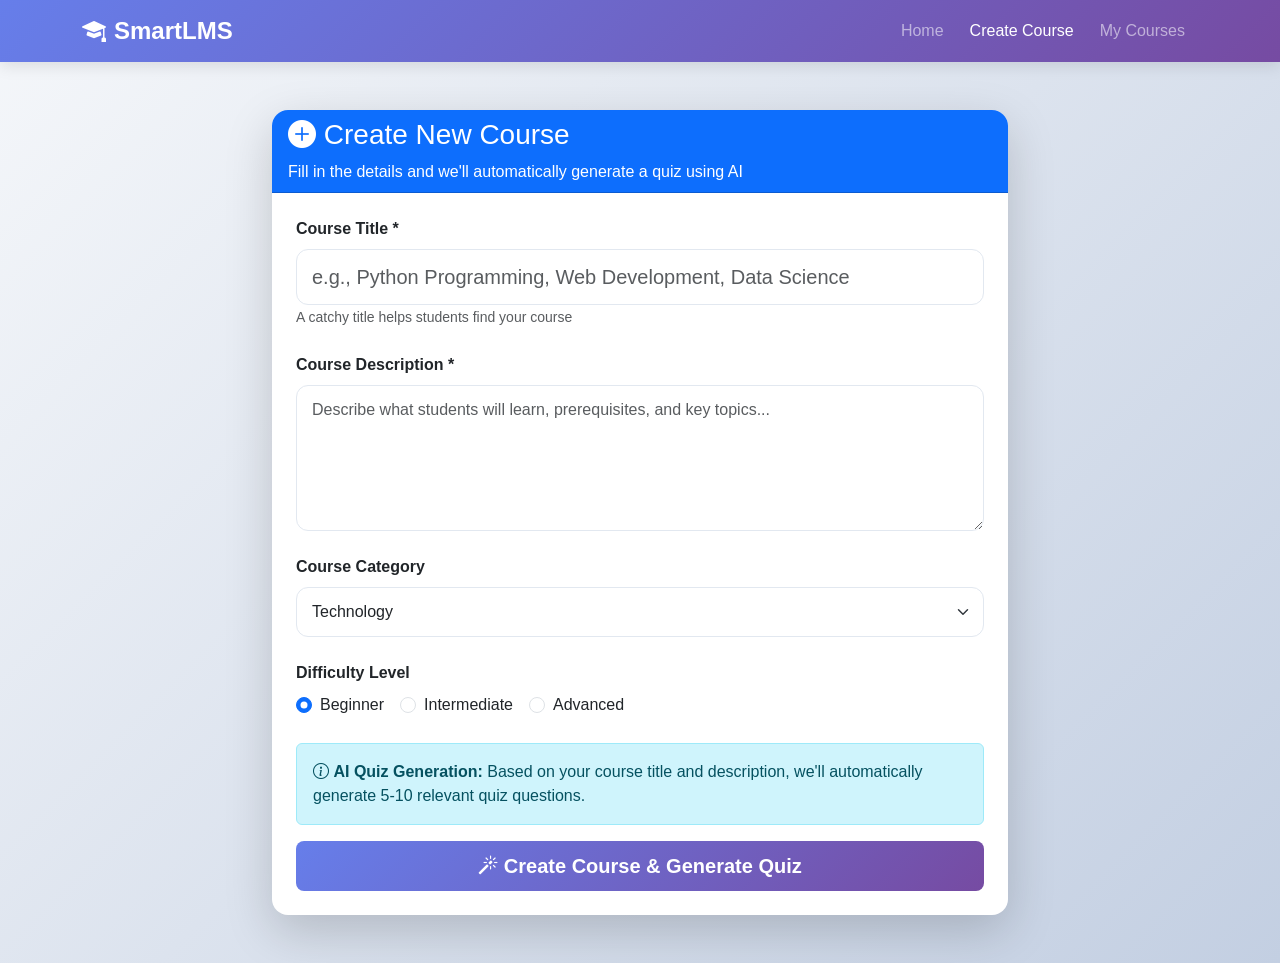
<file: lms-system/create-course.html>
<!DOCTYPE html>
<html lang="en">
<head>
    <meta charset="UTF-8">
    <meta name="viewport" content="width=device-width, initial-scale=1.0">
    <title>Create Course | SmartLMS</title>
    <link href="https://cdn.jsdelivr.net/npm/bootstrap@5.3.2/dist/css/bootstrap.min.css" rel="stylesheet">
    <link rel="stylesheet" href="https://cdn.jsdelivr.net/npm/bootstrap-icons@1.11.3/font/bootstrap-icons.min.css">
    <link rel="stylesheet" href="style.css">
</head>
<body>
    <nav class="navbar navbar-expand-lg navbar-dark bg-gradient-primary sticky-top">
        <div class="container">
            <a class="navbar-brand fw-bold" href="index.html">
                <i class="bi bi-mortarboard-fill me-2"></i>SmartLMS
            </a>
            <button class="navbar-toggler" type="button" data-bs-toggle="collapse" data-bs-target="#navbarNav">
                <span class="navbar-toggler-icon"></span>
            </button>
            <div class="collapse navbar-collapse" id="navbarNav">
                <ul class="navbar-nav ms-auto">
                    <li class="nav-item">
                        <a class="nav-link" href="index.html">Home</a>
                    </li>
                    <li class="nav-item">
                        <a class="nav-link active" href="create-course.html">Create Course</a>
                    </li>
                    <li class="nav-item">
                        <a class="nav-link" href="my-courses.html">My Courses</a>
                    </li>
                </ul>
            </div>
        </div>
    </nav>

    <div class="container py-5">
        <div class="row justify-content-center">
            <div class="col-lg-8">
                <div class="card shadow-lg border-0 rounded-4">
                    <div class="card-header bg-primary text-white rounded-top-4">
                        <h3 class="mb-0"><i class="bi bi-plus-circle-fill"></i> Create New Course</h3>
                        <p class="mb-0 mt-2">Fill in the details and we'll automatically generate a quiz using AI</p>
                    </div>
                    <div class="card-body p-4">
                        <form id="createCourseForm">
                            <div class="mb-4">
                                <label class="form-label fw-bold">Course Title *</label>
                                <input type="text" id="courseTitle" class="form-control form-control-lg" 
                                       placeholder="e.g., Python Programming, Web Development, Data Science" required>
                                <small class="text-muted">A catchy title helps students find your course</small>
                            </div>

                            <div class="mb-4">
                                <label class="form-label fw-bold">Course Description *</label>
                                <textarea id="courseDesc" rows="5" class="form-control" 
                                          placeholder="Describe what students will learn, prerequisites, and key topics..." required></textarea>
                            </div>

                            <div class="mb-4">
                                <label class="form-label fw-bold">Course Category</label>
                                <select id="courseCategory" class="form-select">
                                    <option value="Technology">Technology</option>
                                    <option value="Business">Business</option>
                                    <option value="Design">Design</option>
                                    <option value="Marketing">Marketing</option>
                                    <option value="Language">Language</option>
                                    <option value="Other">Other</option>
                                </select>
                            </div>

                            <div class="mb-4">
                                <label class="form-label fw-bold">Difficulty Level</label>
                                <div class="d-flex gap-3">
                                    <div class="form-check">
                                        <input class="form-check-input" type="radio" name="difficulty" value="Beginner" checked>
                                        <label class="form-check-label">Beginner</label>
                                    </div>
                                    <div class="form-check">
                                        <input class="form-check-input" type="radio" name="difficulty" value="Intermediate">
                                        <label class="form-check-label">Intermediate</label>
                                    </div>
                                    <div class="form-check">
                                        <input class="form-check-input" type="radio" name="difficulty" value="Advanced">
                                        <label class="form-check-label">Advanced</label>
                                    </div>
                                </div>
                            </div>

                            <div class="alert alert-info">
                                <i class="bi bi-info-circle"></i>
                                <strong>AI Quiz Generation:</strong> Based on your course title and description, we'll automatically generate 5-10 relevant quiz questions.
                            </div>

                            <button type="submit" class="btn btn-primary btn-lg w-100">
                                <i class="bi bi-magic"></i> Create Course & Generate Quiz
                            </button>
                        </form>
                    </div>
                </div>

                <!-- Preview Generated Questions -->
                <div id="previewQuestions" class="mt-4" style="display: none;">
                    <div class="card shadow-lg border-0 rounded-4">
                        <div class="card-header bg-success text-white rounded-top-4">
                            <h4 class="mb-0"><i class="bi bi-check-circle"></i> Course Created Successfully!</h4>
                        </div>
                        <div class="card-body">
                            <div id="generatedQuestionsList"></div>
                            <div class="mt-3">
                                <a href="my-courses.html" class="btn btn-primary">View All Courses</a>
                                <a href="create-course.html" class="btn btn-outline-primary ms-2">Create Another Course</a>
                            </div>
                        </div>
                    </div>
                </div>
            </div>
        </div>
    </div>

    <script src="https://cdn.jsdelivr.net/npm/bootstrap@5.3.2/dist/js/bootstrap.bundle.min.js"></script>
    <script src="script.js"></script>
</body>
</html>
</file>
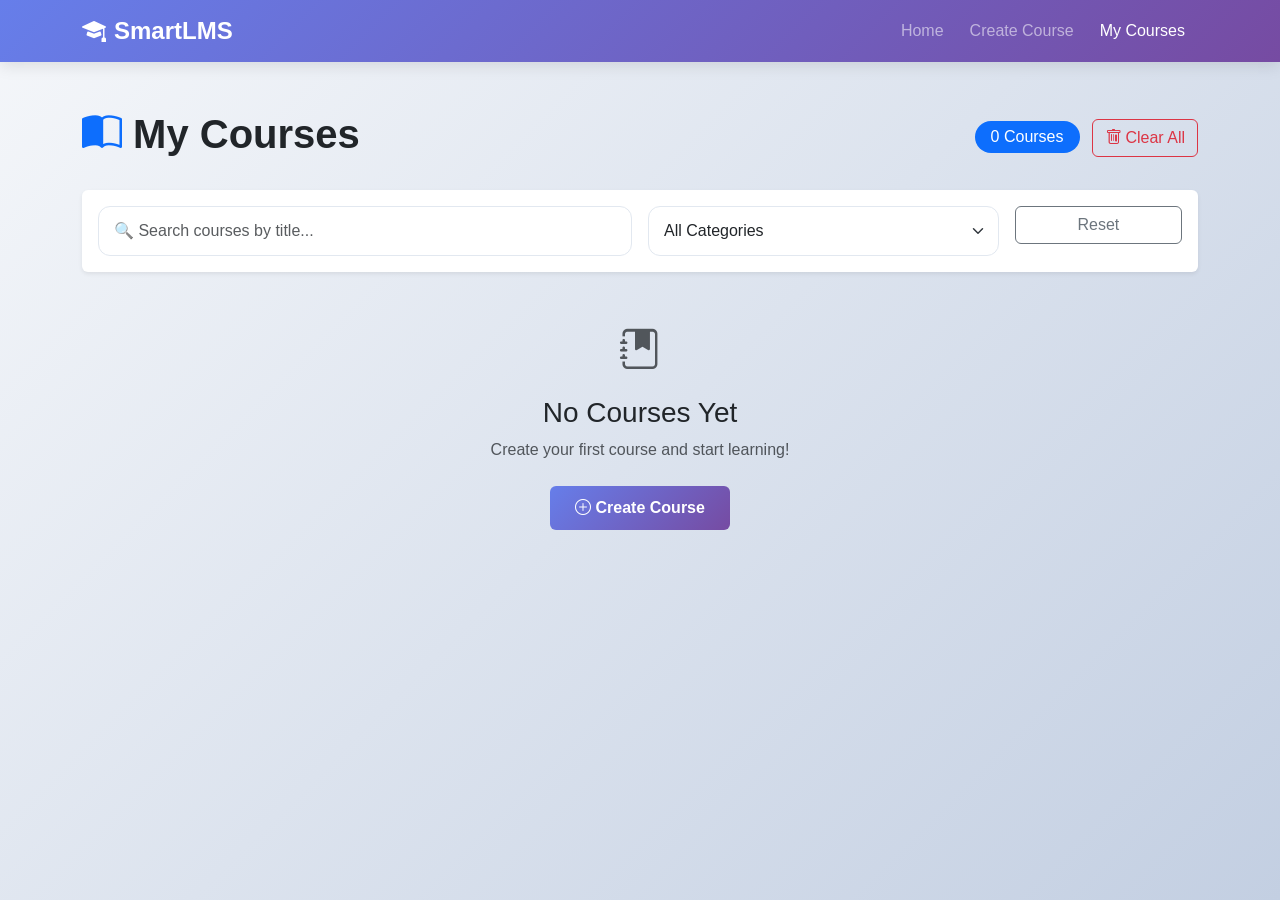
<file: lms-system/my-courses.html>
<!DOCTYPE html>
<html lang="en">
<head>
    <meta charset="UTF-8">
    <meta name="viewport" content="width=device-width, initial-scale=1.0">
    <title>My Courses | SmartLMS</title>
    <link href="https://cdn.jsdelivr.net/npm/bootstrap@5.3.2/dist/css/bootstrap.min.css" rel="stylesheet">
    <link rel="stylesheet" href="https://cdn.jsdelivr.net/npm/bootstrap-icons@1.11.3/font/bootstrap-icons.min.css">
    <link rel="stylesheet" href="style.css">
</head>
<body>
    <nav class="navbar navbar-expand-lg navbar-dark bg-gradient-primary sticky-top">
        <div class="container">
            <a class="navbar-brand fw-bold" href="index.html">
                <i class="bi bi-mortarboard-fill me-2"></i>SmartLMS
            </a>
            <button class="navbar-toggler" type="button" data-bs-toggle="collapse" data-bs-target="#navbarNav">
                <span class="navbar-toggler-icon"></span>
            </button>
            <div class="collapse navbar-collapse" id="navbarNav">
                <ul class="navbar-nav ms-auto">
                    <li class="nav-item">
                        <a class="nav-link" href="index.html">Home</a>
                    </li>
                    <li class="nav-item">
                        <a class="nav-link" href="create-course.html">Create Course</a>
                    </li>
                    <li class="nav-item">
                        <a class="nav-link active" href="my-courses.html">My Courses</a>
                    </li>
                </ul>
            </div>
        </div>
    </nav>

    <div class="container py-5">
        <div class="d-flex justify-content-between align-items-center mb-4">
            <h1 class="fw-bold">
                <i class="bi bi-book-half text-primary"></i> My Courses
            </h1>
            <div>
                <span id="totalCoursesBadge" class="badge bg-primary fs-6 px-3 py-2">0 Courses</span>
                <button id="clearAllCourses" class="btn btn-outline-danger ms-2">
                    <i class="bi bi-trash"></i> Clear All
                </button>
            </div>
        </div>

        <!-- Search and Filter -->
        <div class="card shadow-sm mb-4 border-0">
            <div class="card-body">
                <div class="row g-3">
                    <div class="col-md-6">
                        <input type="text" id="searchCourse" class="form-control" placeholder="🔍 Search courses by title...">
                    </div>
                    <div class="col-md-4">
                        <select id="filterCategory" class="form-select">
                            <option value="">All Categories</option>
                            <option value="Technology">Technology</option>
                            <option value="Business">Business</option>
                            <option value="Design">Design</option>
                            <option value="Marketing">Marketing</option>
                            <option value="Language">Language</option>
                        </select>
                    </div>
                    <div class="col-md-2">
                        <button id="resetFilters" class="btn btn-outline-secondary w-100">Reset</button>
                    </div>
                </div>
            </div>
        </div>

        <!-- Courses Grid -->
        <div id="coursesGrid" class="row g-4"></div>

        <!-- Empty State -->
        <div id="emptyState" class="text-center py-5 d-none">
            <i class="bi bi-journal-bookmark-fill fs-1 text-muted"></i>
            <h3 class="mt-3">No Courses Yet</h3>
            <p class="text-muted">Create your first course and start learning!</p>
            <a href="create-course.html" class="btn btn-primary mt-2">
                <i class="bi bi-plus-circle"></i> Create Course
            </a>
        </div>
    </div>

    <!-- Quiz Modal -->
    <div class="modal fade" id="quizModal" tabindex="-1">
        <div class="modal-dialog modal-lg modal-dialog-centered">
            <div class="modal-content rounded-4">
                <div class="modal-header bg-primary text-white">
                    <h5 class="modal-title">
                        <i class="bi bi-question-circle"></i> Course Quiz
                    </h5>
                    <button type="button" class="btn-close btn-close-white" data-bs-dismiss="modal"></button>
                </div>
                <div class="modal-body" id="quizModalBody">
                    <div id="quizQuestions"></div>
                </div>
                <div class="modal-footer">
                    <button class="btn btn-primary" onclick="submitQuiz()">Submit Quiz</button>
                    <button class="btn btn-secondary" data-bs-dismiss="modal">Close</button>
                </div>
            </div>
        </div>
    </div>

    <script src="https://cdn.jsdelivr.net/npm/bootstrap@5.3.2/dist/js/bootstrap.bundle.min.js"></script>
    <script src="script.js"></script>
</body>
</html>
</file>
<file: job-portal/style.css>
/* style.css - Modern Job Portal Styles */
:root {
    --primary-gradient: linear-gradient(135deg, #667eea 0%, #764ba2 100%);
    --primary-dark: #5a67d8;
    --secondary-color: #f687b3;
    --dark-bg: #1a202c;
    --card-shadow: 0 10px 40px rgba(0, 0, 0, 0.1);
    --transition: all 0.3s ease;
}

* {
    margin: 0;
    padding: 0;
    box-sizing: border-box;
}

body {
    background: linear-gradient(135deg, #667eea 0%, #764ba2 100%);
    min-height: 100vh;
    font-family: 'Segoe UI', Tahoma, Geneva, Verdana, sans-serif;
}

/* Glass Navigation */
.glass-nav {
    background: rgba(255, 255, 255, 0.95);
    backdrop-filter: blur(10px);
    box-shadow: 0 2px 20px rgba(0, 0, 0, 0.1);
    padding: 1rem 0;
}

.glass-nav .navbar-brand {
    background: linear-gradient(135deg, #667eea, #764ba2);
    -webkit-background-clip: text;
    -webkit-text-fill-color: transparent;
    background-clip: text;
    font-size: 1.5rem;
}

.glass-nav .btn-outline-light {
    color: #667eea;
    border-color: #667eea;
}

.glass-nav .btn-outline-light:hover {
    background: var(--primary-gradient);
    border-color: transparent;
    color: white;
}

/* Glass Cards */
.card-glass {
    background: rgba(255, 255, 255, 0.98);
    border-radius: 20px;
    box-shadow: var(--card-shadow);
    backdrop-filter: blur(5px);
    transition: var(--transition);
    border: none;
}

.card-glass:hover {
    transform: translateY(-5px);
    box-shadow: 0 20px 50px rgba(0, 0, 0, 0.15);
}

/* Job Cards */
.job-card {
    background: white;
    border-radius: 16px;
    padding: 1.5rem;
    transition: var(--transition);
    height: 100%;
    display: flex;
    flex-direction: column;
    border: 1px solid rgba(0, 0, 0, 0.05);
}

.job-card:hover {
    transform: translateY(-5px);
    box-shadow: 0 15px 35px rgba(0, 0, 0, 0.1);
}

.job-title {
    font-size: 1.25rem;
    font-weight: 700;
    color: #2d3748;
    margin-bottom: 0.5rem;
}

.job-company {
    color: #667eea;
    font-weight: 600;
    margin-bottom: 0.5rem;
}

.job-location {
    color: #718096;
    font-size: 0.875rem;
    margin-bottom: 1rem;
}

.job-description {
    color: #4a5568;
    font-size: 0.9rem;
    line-height: 1.5;
    margin-bottom: 1.5rem;
    flex-grow: 1;
}

/* Buttons */
.btn-gradient {
    background: var(--primary-gradient);
    color: white;
    border: none;
    border-radius: 50px;
    padding: 0.75rem 1.5rem;
    font-weight: 600;
    transition: var(--transition);
    cursor: pointer;
}

.btn-gradient:hover {
    transform: translateY(-2px);
    box-shadow: 0 5px 20px rgba(102, 126, 234, 0.4);
    color: white;
}

.btn-outline-primary-custom {
    border: 2px solid #667eea;
    background: transparent;
    color: #667eea;
    border-radius: 50px;
    padding: 0.5rem 1.25rem;
    font-weight: 600;
    transition: var(--transition);
}

.btn-outline-primary-custom:hover {
    background: var(--primary-gradient);
    border-color: transparent;
    color: white;
}

/* Form Elements */
.form-control, .form-select {
    border-radius: 12px;
    border: 1px solid #e2e8f0;
    padding: 0.75rem 1rem;
    transition: var(--transition);
}

.form-control:focus, .form-select:focus {
    border-color: #667eea;
    box-shadow: 0 0 0 3px rgba(102, 126, 234, 0.1);
}

/* Applicant Cards */
.applicant-card {
    background: white;
    border-radius: 16px;
    padding: 1.25rem;
    transition: var(--transition);
    height: 100%;
    border: 1px solid rgba(0, 0, 0, 0.05);
}

.applicant-card:hover {
    transform: translateY(-3px);
    box-shadow: 0 10px 25px rgba(0, 0, 0, 0.1);
}

.applicant-name {
    font-size: 1.1rem;
    font-weight: 700;
    color: #2d3748;
    margin-bottom: 0.25rem;
}

.applicant-email {
    color: #718096;
    font-size: 0.875rem;
    margin-bottom: 0.5rem;
}

.applied-job {
    background: #edf2f7;
    padding: 0.25rem 0.75rem;
    border-radius: 20px;
    font-size: 0.75rem;
    font-weight: 600;
    color: #4a5568;
    display: inline-block;
    margin-bottom: 0.75rem;
}

.resume-link {
    color: #667eea;
    text-decoration: none;
    font-weight: 500;
    font-size: 0.875rem;
}

.resume-link:hover {
    text-decoration: underline;
}

/* Badges */
.badge-primary {
    background: var(--primary-gradient);
    color: white;
    padding: 0.5rem 1rem;
    border-radius: 50px;
}

/* Stats Cards */
.stat-card {
    background: white;
    border-radius: 16px;
    padding: 1.25rem;
    text-align: center;
    transition: var(--transition);
}

.stat-card:hover {
    transform: translateY(-3px);
    box-shadow: 0 10px 25px rgba(0, 0, 0, 0.1);
}

.stat-number {
    font-size: 2rem;
    font-weight: 800;
    background: var(--primary-gradient);
    -webkit-background-clip: text;
    -webkit-text-fill-color: transparent;
    background-clip: text;
}

.stat-label {
    color: #718096;
    font-size: 0.875rem;
    margin-top: 0.5rem;
}

/* Recent Jobs List */
.recent-jobs-list {
    max-height: 300px;
    overflow-y: auto;
}

.recent-job-item {
    padding: 0.75rem;
    border-bottom: 1px solid #e2e8f0;
    transition: var(--transition);
}

.recent-job-item:hover {
    background: #f7fafc;
}

/* Animations */
@keyframes fadeIn {
    from {
        opacity: 0;
        transform: translateY(20px);
    }
    to {
        opacity: 1;
        transform: translateY(0);
    }
}

.job-card, .applicant-card, .stat-card {
    animation: fadeIn 0.5s ease-out;
}

/* Responsive */
@media (max-width: 768px) {
    .container {
        padding-left: 1rem;
        padding-right: 1rem;
    }
    
    .card-glass {
        padding: 1.25rem;
    }
    
    h1 {
        font-size: 1.75rem;
    }
    
    .btn-gradient {
        padding: 0.6rem 1.25rem;
    }
}

/* Scrollbar */
::-webkit-scrollbar {
    width: 8px;
}

::-webkit-scrollbar-track {
    background: #f1f1f1;
    border-radius: 10px;
}

::-webkit-scrollbar-thumb {
    background: var(--primary-gradient);
    border-radius: 10px;
}

::-webkit-scrollbar-thumb:hover {
    background: #5a67d8;
}

/* Loading State */
.loading {
    text-align: center;
    padding: 2rem;
}

.loading-spinner {
    width: 40px;
    height: 40px;
    border: 3px solid #e2e8f0;
    border-top-color: #667eea;
    border-radius: 50%;
    animation: spin 0.8s linear infinite;
    margin: 0 auto 1rem;
}

@keyframes spin {
    to {
        transform: rotate(360deg);
    }
}
</file>
<file: lms-system/style.css>
/* style.css - Modern LMS Styles */

:root {
    --primary-gradient: linear-gradient(135deg, #667eea 0%, #764ba2 100%);
    --primary-dark: #5a67d8;
    --secondary-color: #f687b3;
    --success-color: #48bb78;
    --warning-color: #ed8936;
    --danger-color: #f56565;
}

* {
    margin: 0;
    padding: 0;
    box-sizing: border-box;
}

body {
    background: linear-gradient(135deg, #f5f7fa 0%, #c3cfe2 100%);
    min-height: 100vh;
    font-family: 'Segoe UI', Tahoma, Geneva, Verdana, sans-serif;
}

/* Navigation */
.bg-gradient-primary {
    background: var(--primary-gradient);
    box-shadow: 0 4px 15px rgba(0, 0, 0, 0.1);
}

.navbar-brand {
    font-size: 1.5rem;
    transition: transform 0.3s;
}

.navbar-brand:hover {
    transform: scale(1.05);
}

.nav-link {
    font-weight: 500;
    transition: all 0.3s;
    margin: 0 5px;
}

.nav-link:hover {
    transform: translateY(-2px);
    background: rgba(255, 255, 255, 0.1);
    border-radius: 10px;
}

/* Hero Section */
.hero-section {
    background: var(--primary-gradient);
    color: white;
    padding: 80px 0;
    margin-bottom: 40px;
    clip-path: polygon(0 0, 100% 0, 100% 85%, 0 100%);
}

.hero-section h1 {
    animation: fadeInUp 0.8s ease;
}

@keyframes fadeInUp {
    from {
        opacity: 0;
        transform: translateY(30px);
    }
    to {
        opacity: 1;
        transform: translateY(0);
    }
}

/* Feature Cards */
.feature-card {
    background: white;
    border-radius: 20px;
    padding: 30px;
    transition: all 0.3s;
    box-shadow: 0 5px 20px rgba(0, 0, 0, 0.05);
    height: 100%;
}

.feature-card:hover {
    transform: translateY(-10px);
    box-shadow: 0 15px 35px rgba(0, 0, 0, 0.1);
}

.feature-card i {
    font-size: 3rem;
}

/* Course Cards */
.course-card {
    background: white;
    border-radius: 16px;
    overflow: hidden;
    transition: all 0.3s;
    box-shadow: 0 5px 15px rgba(0, 0, 0, 0.08);
    height: 100%;
    display: flex;
    flex-direction: column;
}

.course-card:hover {
    transform: translateY(-5px);
    box-shadow: 0 15px 35px rgba(0, 0, 0, 0.15);
}

.course-header {
    background: var(--primary-gradient);
    color: white;
    padding: 20px;
    position: relative;
}

.course-badge {
    position: absolute;
    top: 10px;
    right: 10px;
    background: rgba(255, 255, 255, 0.9);
    color: #667eea;
    padding: 5px 12px;
    border-radius: 20px;
    font-size: 0.75rem;
    font-weight: bold;
}

.course-body {
    padding: 20px;
    flex-grow: 1;
}

.course-title {
    font-size: 1.25rem;
    font-weight: 700;
    margin-bottom: 10px;
    color: #2d3748;
}

.course-description {
    color: #718096;
    font-size: 0.9rem;
    line-height: 1.5;
    margin-bottom: 15px;
}

.course-meta {
    display: flex;
    gap: 15px;
    margin-bottom: 15px;
    font-size: 0.85rem;
    color: #a0aec0;
}

.course-meta i {
    margin-right: 5px;
}

.course-footer {
    padding: 15px 20px;
    border-top: 1px solid #e2e8f0;
    display: flex;
    gap: 10px;
}

/* Quiz Styles */
.quiz-question {
    background: #f7fafc;
    border-radius: 12px;
    padding: 20px;
    margin-bottom: 20px;
    border-left: 4px solid #667eea;
}

.question-text {
    font-weight: 700;
    font-size: 1.1rem;
    margin-bottom: 15px;
    color: #2d3748;
}

.quiz-option {
    margin: 10px 0;
    padding: 10px 15px;
    background: white;
    border-radius: 10px;
    transition: all 0.2s;
    cursor: pointer;
    border: 1px solid #e2e8f0;
}

.quiz-option:hover {
    background: #edf2f7;
    transform: translateX(5px);
}

.quiz-option input {
    margin-right: 10px;
}

/* Score Display */
.score-card {
    background: linear-gradient(135deg, #667eea 0%, #764ba2 100%);
    color: white;
    border-radius: 16px;
    padding: 20px;
    text-align: center;
    margin-top: 20px;
}

.score-number {
    font-size: 3rem;
    font-weight: 800;
}

/* Buttons */
.btn-primary {
    background: var(--primary-gradient);
    border: none;
    padding: 10px 25px;
    font-weight: 600;
    transition: all 0.3s;
}

.btn-primary:hover {
    transform: translateY(-2px);
    box-shadow: 0 5px 15px rgba(102, 126, 234, 0.4);
}

.btn-outline-primary {
    border: 2px solid #667eea;
    color: #667eea;
    font-weight: 600;
}

.btn-outline-primary:hover {
    background: var(--primary-gradient);
    border-color: transparent;
}

/* Form Styles */
.form-control, .form-select {
    border-radius: 12px;
    border: 1px solid #e2e8f0;
    padding: 12px 15px;
    transition: all 0.3s;
}

.form-control:focus, .form-select:focus {
    border-color: #667eea;
    box-shadow: 0 0 0 3px rgba(102, 126, 234, 0.1);
}

/* Animations */
@keyframes slideIn {
    from {
        opacity: 0;
        transform: translateX(-20px);
    }
    to {
        opacity: 1;
        transform: translateX(0);
    }
}

.course-card {
    animation: slideIn 0.5s ease-out;
}

/* Badges */
.badge {
    padding: 8px 15px;
    border-radius: 20px;
    font-weight: 500;
}

/* Responsive */
@media (max-width: 768px) {
    .hero-section {
        padding: 50px 0;
    }
    
    .hero-section h1 {
        font-size: 2rem;
    }
    
    .feature-card {
        margin-bottom: 20px;
    }
    
    .course-footer {
        flex-direction: column;
    }
}

/* Progress Bar */
.progress-custom {
    height: 8px;
    border-radius: 10px;
    background: #e2e8f0;
}

.progress-custom .progress-bar {
    background: var(--primary-gradient);
    border-radius: 10px;
}

/* Loading Spinner */
.spinner-overlay {
    position: fixed;
    top: 0;
    left: 0;
    right: 0;
    bottom: 0;
    background: rgba(0, 0, 0, 0.5);
    display: flex;
    justify-content: center;
    align-items: center;
    z-index: 9999;
}

/* Scrollbar */
::-webkit-scrollbar {
    width: 8px;
}

::-webkit-scrollbar-track {
    background: #f1f1f1;
    border-radius: 10px;
}

::-webkit-scrollbar-thumb {
    background: var(--primary-gradient);
    border-radius: 10px;
}

::-webkit-scrollbar-thumb:hover {
    background: #5a67d8;
}
</file>
